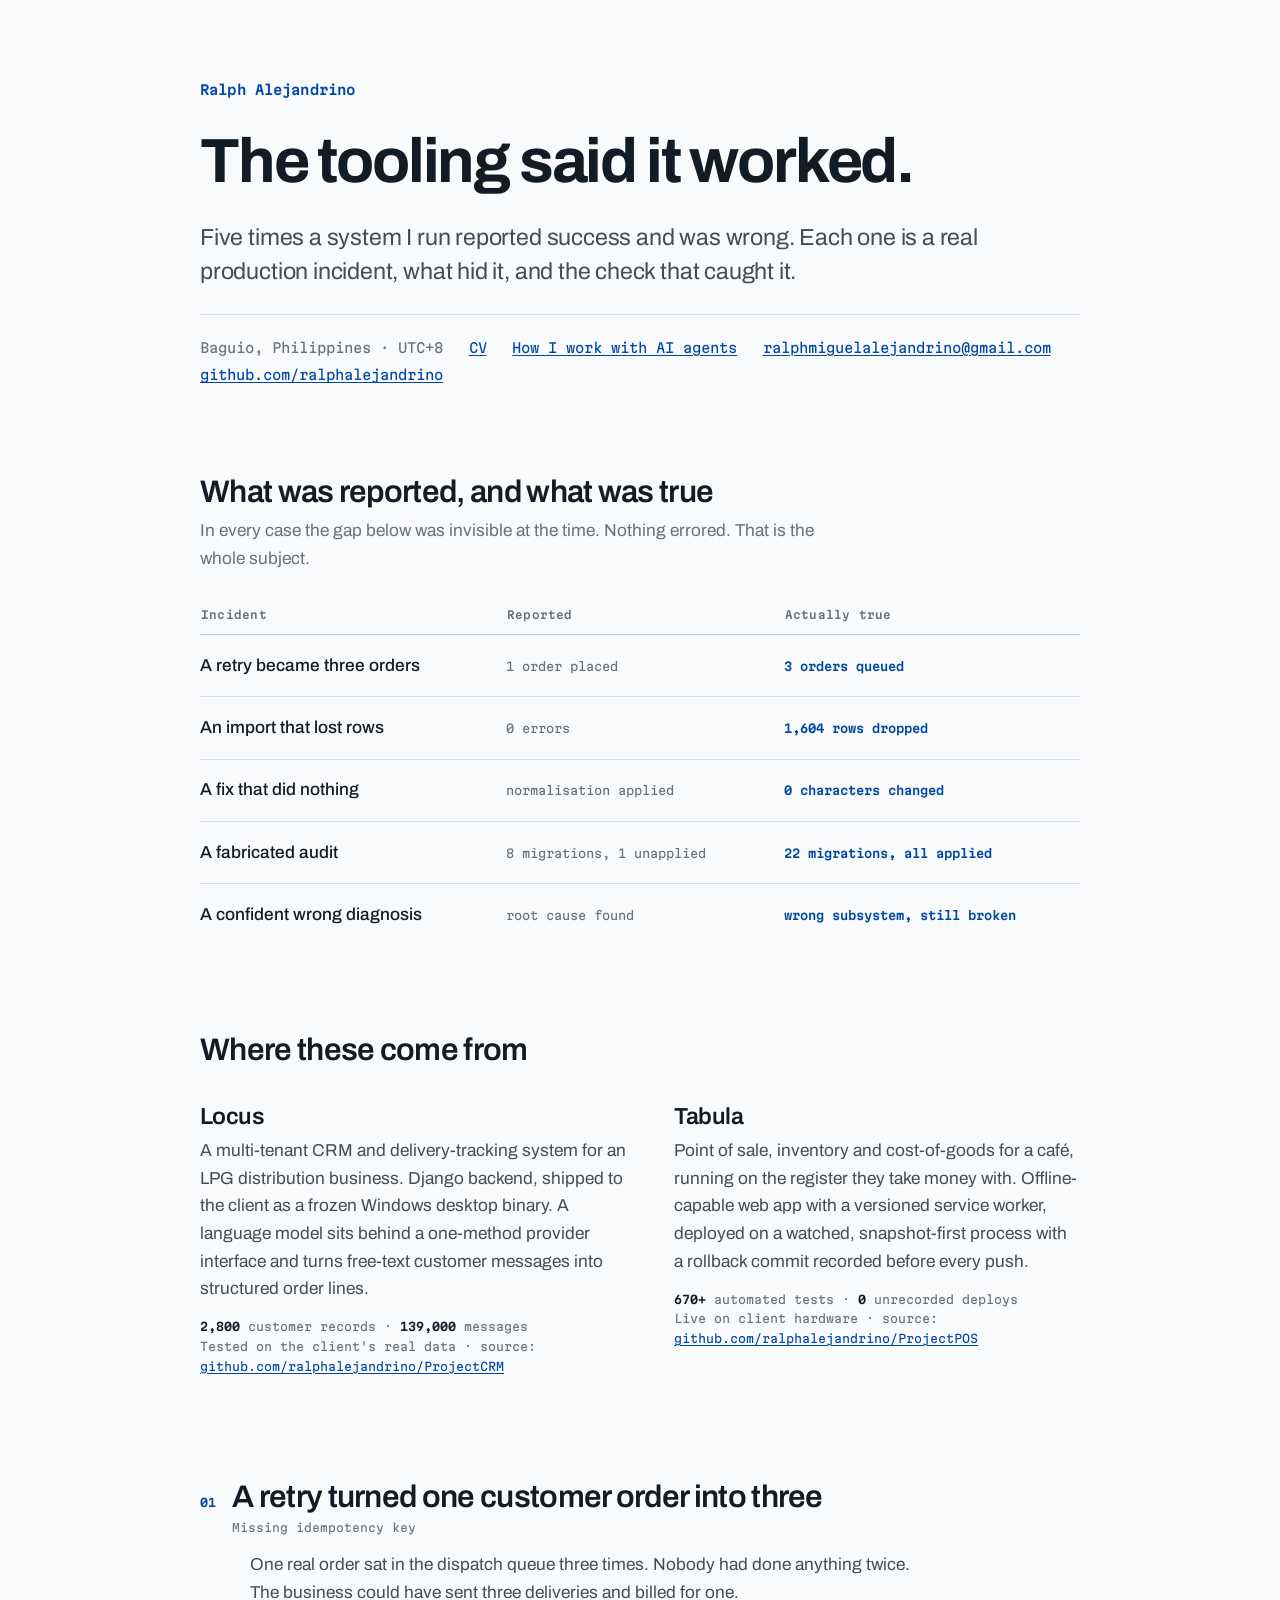
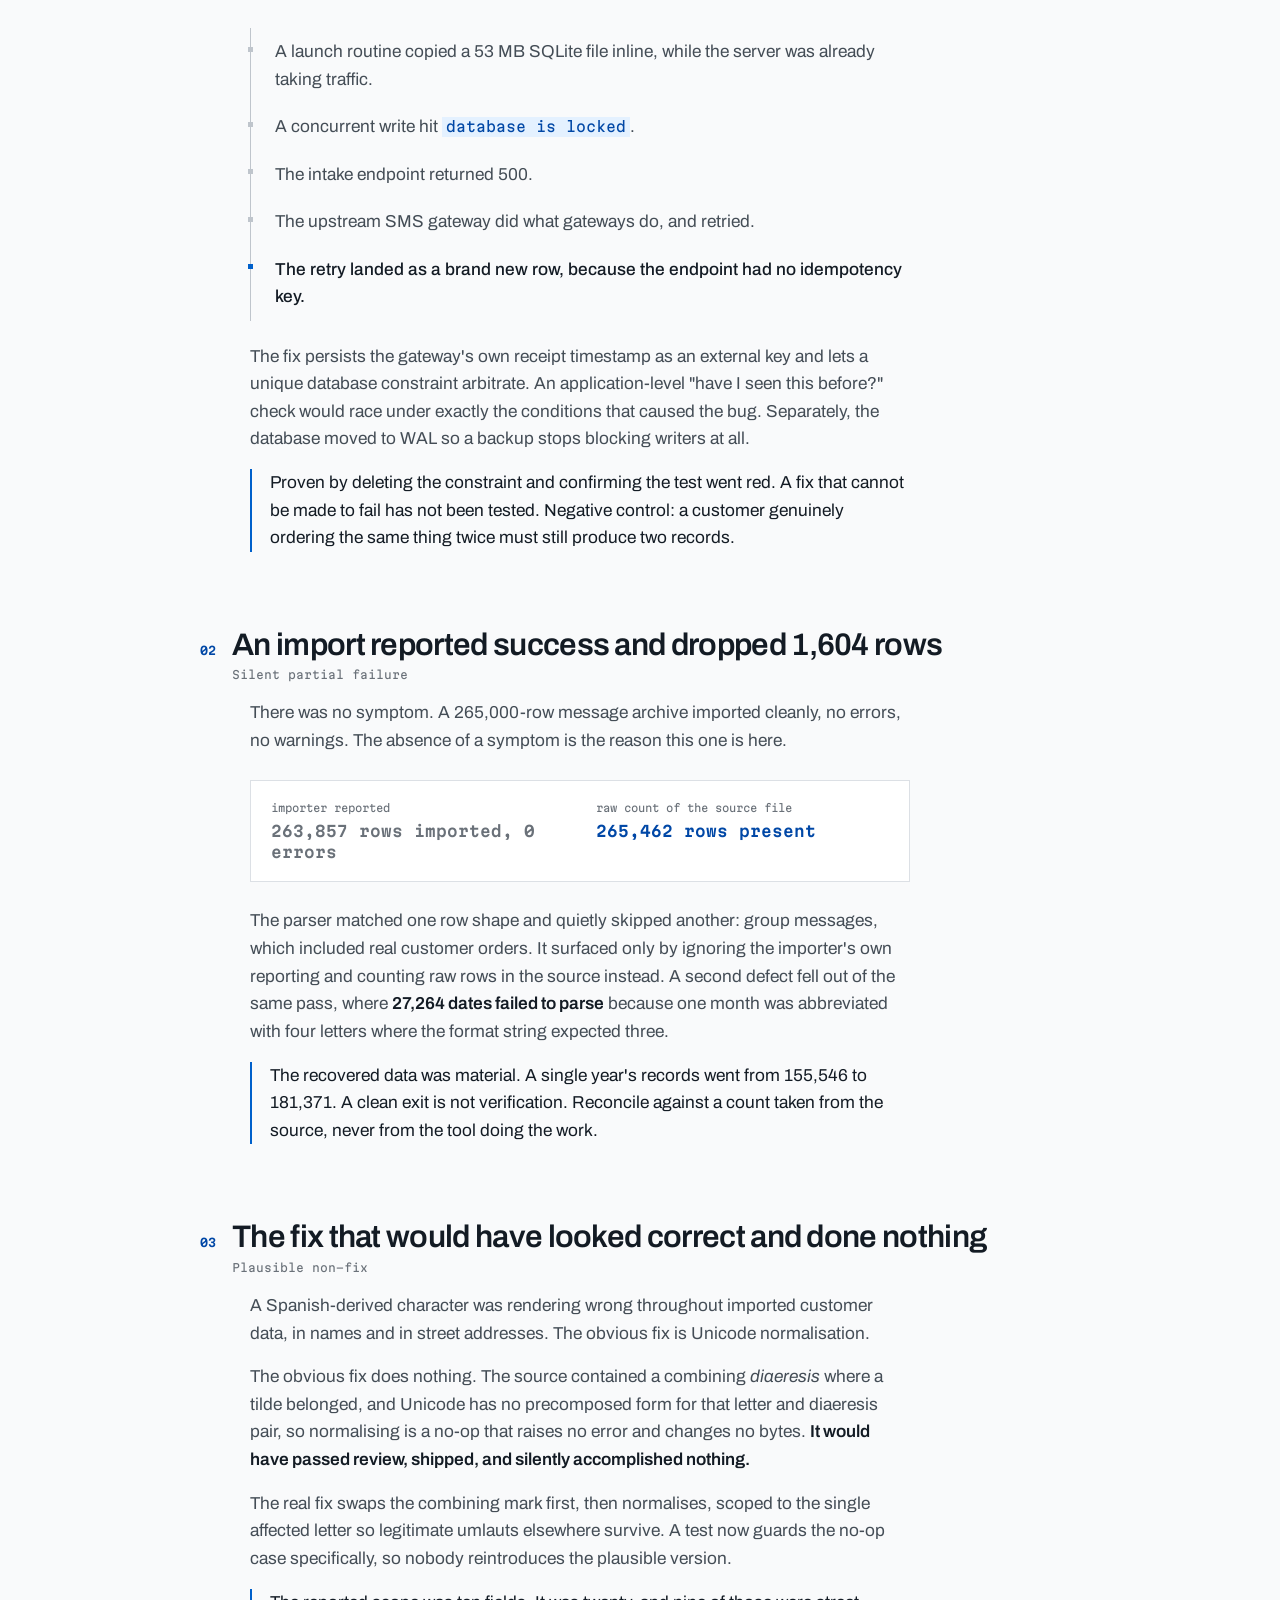
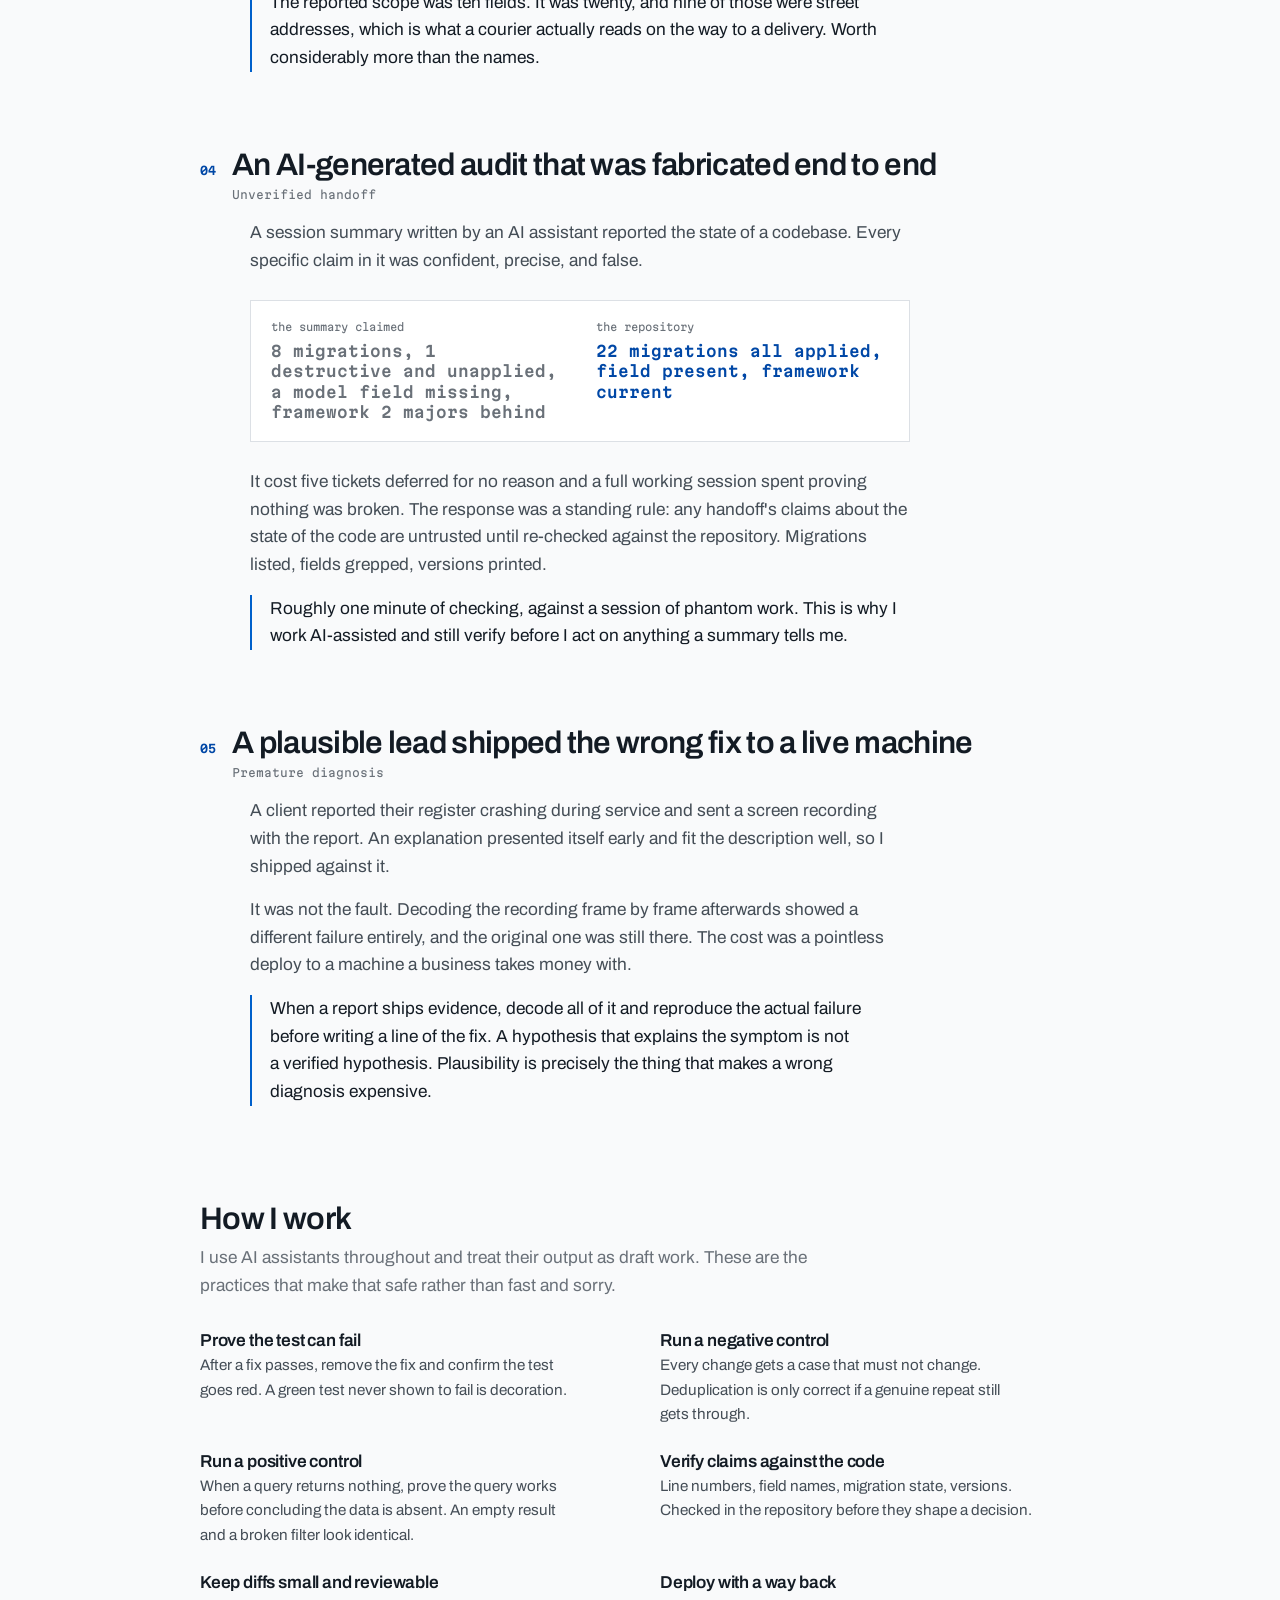
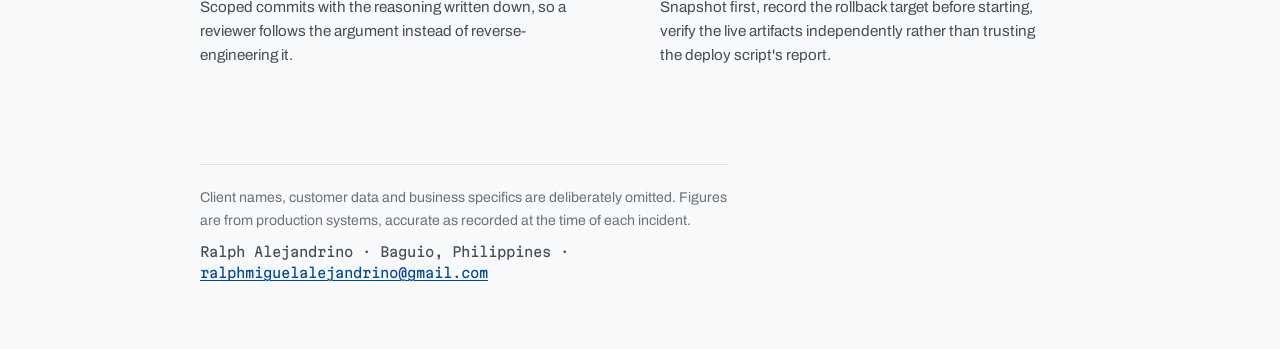
<file: index.html>
<!doctype html>
<html lang="en">
<head>
<meta charset="utf-8">
<meta name="viewport" content="width=device-width, initial-scale=1">
<title>Ralph Alejandrino · Engineering Case Notes</title>
<meta name="description" content="Five production incidents where the tooling reported success and was wrong, and how each one was caught.">
<meta name="color-scheme" content="light dark">

<meta property="og:title" content="Ralph Alejandrino · Engineering Case Notes">
<meta property="og:description" content="Five production incidents where the tooling reported success and was wrong, and how each one was caught.">
<meta property="og:type" content="website">
<meta property="og:url" content="https://ralphalejandrino.github.io/">
<meta property="og:image" content="https://ralphalejandrino.github.io/assets/og/case-notes.png">
<meta property="og:image:width" content="1200">
<meta property="og:image:height" content="627">
<meta property="og:image:alt" content="The tooling said it worked: five production incidents and the check that caught each">
<meta name="twitter:card" content="summary_large_image">

<link rel="preconnect" href="https://fonts.googleapis.com">
<link rel="preconnect" href="https://fonts.gstatic.com" crossorigin>
<link href="https://fonts.googleapis.com/css2?family=Archivo:wght@400;500;600;700&family=Martian+Mono:wght@400;600&display=swap" rel="stylesheet">

<style>
  *, *::before, *::after { box-sizing: border-box; }
  html { -webkit-text-size-adjust: 100%; }
  body, h1, h2, h3, p, dl, dd, dt, ol, ul, figure, table { margin: 0; padding: 0; }
  ol, ul { list-style: none; }
  table { border-collapse: collapse; }

  :root {
    --bg:          oklch(0.985 0.002 250);
    --surface:     oklch(1 0 0);
    --ink:         oklch(0.22 0.021 252);
    --body:        oklch(0.415 0.019 252);
    --muted:       oklch(0.545 0.016 252);
    --rule:        oklch(0.905 0.008 252);
    --rule-strong: oklch(0.82 0.012 252);
    --signal:      oklch(0.505 0.185 256);
    --signal-ink:  oklch(0.42 0.17 256);
    --signal-weak: oklch(0.955 0.028 256);

    --f-sans: "Archivo", ui-sans-serif, system-ui, "Segoe UI", Roboto, sans-serif;
    --f-mono: "Martian Mono", ui-monospace, "Cascadia Mono", Menlo, Consolas, monospace;

    --step--1: clamp(0.78rem, 0.76rem + 0.10vw, 0.84rem);
    --step-0:  clamp(1rem, 0.97rem + 0.14vw, 1.08rem);
    --step-1:  clamp(1.25rem, 1.18rem + 0.34vw, 1.45rem);
    --step-2:  clamp(1.56rem, 1.42rem + 0.70vw, 1.95rem);
    --step-3:  clamp(1.95rem, 1.68rem + 1.35vw, 2.65rem);
    --step-4:  clamp(2.44rem, 1.92rem + 2.60vw, 3.90rem);

    --gutter: clamp(1.15rem, 4vw, 2.5rem);
    --measure: 66ch;
    --ease: cubic-bezier(0.23, 1, 0.32, 1);
  }

  @media (prefers-color-scheme: dark) {
    :root {
      --bg:          oklch(0.188 0.017 255);
      --surface:     oklch(0.232 0.019 255);
      --ink:         oklch(0.955 0.006 255);
      --body:        oklch(0.805 0.012 255);
      --muted:       oklch(0.655 0.015 255);
      --rule:        oklch(0.318 0.019 255);
      --rule-strong: oklch(0.40 0.022 255);
      --signal:      oklch(0.755 0.145 255);
      --signal-ink:  oklch(0.80 0.14 255);
      --signal-weak: oklch(0.285 0.055 255);
    }
  }

  :root[data-theme="dark"] {
    --bg:          oklch(0.188 0.017 255);
    --surface:     oklch(0.232 0.019 255);
    --ink:         oklch(0.955 0.006 255);
    --body:        oklch(0.805 0.012 255);
    --muted:       oklch(0.655 0.015 255);
    --rule:        oklch(0.318 0.019 255);
    --rule-strong: oklch(0.40 0.022 255);
    --signal:      oklch(0.755 0.145 255);
    --signal-ink:  oklch(0.80 0.14 255);
    --signal-weak: oklch(0.285 0.055 255);
  }

  :root[data-theme="light"] {
    --bg:          oklch(0.985 0.002 250);
    --surface:     oklch(1 0 0);
    --ink:         oklch(0.22 0.021 252);
    --body:        oklch(0.415 0.019 252);
    --muted:       oklch(0.545 0.016 252);
    --rule:        oklch(0.905 0.008 252);
    --rule-strong: oklch(0.82 0.012 252);
    --signal:      oklch(0.505 0.185 256);
    --signal-ink:  oklch(0.42 0.17 256);
    --signal-weak: oklch(0.955 0.028 256);
  }

  body {
    background: var(--bg);
    color: var(--body);
    font-family: var(--f-sans);
    font-size: var(--step-0);
    line-height: 1.6;
    -webkit-font-smoothing: antialiased;
    text-rendering: optimizeLegibility;
  }

  .shell {
    max-width: 60rem;
    margin-inline: auto;
    padding: clamp(2.5rem, 7vw, 5rem) var(--gutter) 4rem;
  }

  a { color: var(--signal-ink); text-decoration-thickness: 1px; text-underline-offset: 0.18em; }
  a:hover { color: var(--ink); }
  a:focus-visible { outline: 2px solid var(--signal); outline-offset: 3px; border-radius: 1px; }

  h1, h2, h3 { color: var(--ink); font-weight: 600; line-height: 1.1; letter-spacing: -0.022em; text-wrap: balance; }
  p { text-wrap: pretty; }

  .lede { max-width: var(--measure); }

  /* ============ masthead ============ */

  .masthead { display: flex; flex-direction: column; gap: 1.6rem; }

  .byline {
    font-family: var(--f-mono);
    font-size: var(--step--1);
    font-weight: 600;
    letter-spacing: 0.01em;
    color: var(--signal-ink);
  }

  .masthead h1 { font-size: var(--step-4); font-weight: 700; letter-spacing: -0.035em; max-width: 20ch; }

  .masthead .lede { font-size: var(--step-1); line-height: 1.45; color: var(--body); letter-spacing: -0.008em; }

  .contact {
    display: flex; flex-wrap: wrap; gap: 0.4rem 1.6rem;
    font-family: var(--f-mono); font-size: var(--step--1); color: var(--muted);
    padding-top: 1.4rem; border-top: 1px solid var(--rule);
  }

  /* ============ ledger ============ */

  .ledger { margin-top: clamp(3.5rem, 8vw, 5.5rem); }

  .ledger > h2 { font-size: var(--step-2); margin-bottom: 0.5rem; }
  .ledger > .lede { margin-bottom: 2rem; color: var(--muted); }

  .ledger-table { width: 100%; }

  .ledger-table thead th {
    font-family: var(--f-mono);
    font-size: 0.68rem;
    font-weight: 600;
    letter-spacing: 0.02em;
    color: var(--muted);
    text-align: left;
    padding-bottom: 0.7rem;
    border-bottom: 1px solid var(--rule-strong);
  }

  .ledger-table td { padding: 1.05rem 1.1rem 1.05rem 0; border-bottom: 1px solid var(--rule); vertical-align: baseline; }
  .ledger-table td:last-child { padding-right: 0; }
  .ledger-table tbody tr:last-child td { border-bottom: 0; }

  .ledger-table a { color: var(--ink); text-decoration: none; font-weight: 500; }
  .ledger-table a:hover { color: var(--signal-ink); text-decoration: underline; }

  .claimed, .actual {
    font-family: var(--f-mono);
    font-size: 0.74rem;
    line-height: 1.45;
    font-variant-numeric: tabular-nums;
  }
  .claimed { color: var(--muted); }
  .actual  { color: var(--signal-ink); font-weight: 600; }

  /* mobile: the table becomes stacked records */
  @media (max-width: 46rem) {
    .ledger-table thead { position: absolute; width: 1px; height: 1px; overflow: hidden; clip-path: inset(50%); }
    .ledger-table tr { display: grid; gap: 0.35rem; padding: 1.15rem 0; border-bottom: 1px solid var(--rule); }
    .ledger-table tbody tr:last-child { border-bottom: 0; }
    .ledger-table td { display: block; padding: 0; border: 0; }
    .claimed::before, .actual::before {
      font-family: var(--f-mono); font-size: 0.66rem; color: var(--muted);
      display: block; margin-bottom: 0.1rem;
    }
    .claimed::before { content: "reported"; }
    .actual::before  { content: "true"; }
  }

  /* ============ systems ============ */

  .systems { margin-top: clamp(3.5rem, 8vw, 5.5rem); display: grid; gap: 2.25rem; }
  @media (min-width: 46rem) { .systems { grid-template-columns: 1.05fr 1fr; gap: 3rem; } }

  .systems h2 { font-size: var(--step-2); grid-column: 1 / -1; margin-bottom: -0.75rem; }

  .system h3 { font-size: var(--step-1); margin-bottom: 0.5rem; }
  .system p { max-width: 46ch; }
  .system .runs {
    margin-top: 0.9rem; font-family: var(--f-mono); font-size: 0.72rem;
    color: var(--muted); font-variant-numeric: tabular-nums; line-height: 1.7;
  }
  .system .runs b { color: var(--ink); font-weight: 600; }
  .systems .also {
    grid-column: 1 / -1; max-width: 62ch; margin-top: -0.5rem;
    font-size: 0.92rem; color: var(--muted);
  }
  .systems .also b { color: var(--ink); font-weight: 600; }

  /* ============ cases ============ */

  .cases { margin-top: clamp(4rem, 9vw, 6.5rem); display: flex; flex-direction: column; gap: clamp(3.25rem, 7vw, 4.75rem); }

  .case { scroll-margin-top: 2rem; }

  .case-head { display: flex; gap: 1rem; align-items: baseline; margin-bottom: 1.1rem; }

  .case-n {
    font-family: var(--f-mono); font-size: 0.72rem; font-weight: 600;
    color: var(--signal-ink); flex: none; padding-top: 0.35rem;
    font-variant-numeric: tabular-nums;
  }

  .case-head h3 { font-size: var(--step-2); }
  .case-head .class { display: block; font-family: var(--f-mono); font-size: 0.7rem; font-weight: 400; color: var(--muted); letter-spacing: 0; margin-top: 0.45rem; }

  .case-body { display: flex; flex-direction: column; gap: 1rem; max-width: var(--measure); }
  @media (min-width: 46rem) { .case-body { margin-left: 3.1rem; } }

  .case-body p { }

  strong { color: var(--ink); font-weight: 600; }

  code {
    font-family: var(--f-mono); font-size: 0.82em;
    background: var(--signal-weak); color: var(--signal-ink);
    padding: 0.1em 0.3em; word-break: break-word;
  }

  /* causal chain: a real sequence, so it is numbered */
  .chain { display: flex; flex-direction: column; gap: 0; margin: 0.35rem 0; border-left: 1px solid var(--rule-strong); }
  .chain li { position: relative; padding: 0.62rem 0 0.62rem 1.5rem; }
  .chain li::before {
    content: ""; position: absolute; left: -3px; top: 1.15rem;
    width: 5px; height: 5px; background: var(--rule-strong);
  }
  .chain li:last-child::before { background: var(--signal); }
  .chain li:last-child { color: var(--ink); font-weight: 500; }

  /* the two-state figure */
  .versus {
    display: grid; gap: 0.9rem 2rem; margin: 0.6rem 0;
    padding: 1.15rem 1.25rem; background: var(--surface); border: 1px solid var(--rule);
  }
  @media (min-width: 34rem) { .versus { grid-template-columns: 1fr 1fr; } }

  .versus div { display: flex; flex-direction: column; gap: 0.3rem; }
  .versus dt, .versus .k {
    font-family: var(--f-mono); font-size: 0.66rem; color: var(--muted);
  }
  .versus .v { font-family: var(--f-mono); font-size: 0.95rem; font-weight: 600; line-height: 1.35; font-variant-numeric: tabular-nums; }
  .versus .said .v { color: var(--muted); }
  .versus .was .v  { color: var(--signal-ink); }

  .rule-out {
    padding-left: 1.15rem; border-left: 2px solid var(--signal);
    color: var(--ink);
  }

  /* ============ practice ============ */

  .practice { margin-top: clamp(4rem, 9vw, 6rem); }
  .practice h2 { font-size: var(--step-2); margin-bottom: 0.5rem; }
  .practice > .lede { color: var(--muted); margin-bottom: 2rem; }

  .practice-list { display: grid; gap: 1.6rem 2.5rem; }
  @media (min-width: 46rem) { .practice-list { grid-template-columns: 1fr 1fr; } }

  .practice-list h3 { font-size: var(--step-0); font-weight: 600; letter-spacing: -0.01em; margin-bottom: 0.2rem; }
  .practice-list p { font-size: 0.95rem; max-width: 42ch; }

  /* ============ footer ============ */

  .foot {
    margin-top: clamp(4rem, 9vw, 6rem); padding-top: 1.4rem; border-top: 1px solid var(--rule);
    display: flex; flex-direction: column; gap: 0.6rem;
    font-size: 0.88rem; color: var(--muted); max-width: var(--measure);
  }
  .foot .who { font-family: var(--f-mono); font-size: var(--step--1); color: var(--body); }

  /* ============ motion ============ */
  /* Content is visible by default. Motion only enhances, so a headless
     render or an unsupported browser still ships the full page. */

  @media (prefers-reduced-motion: no-preference) {
    @supports (animation-timeline: view()) {
      /* Transform only, never opacity. If the timeline never advances
         (headless render, background tab), the worst case is an element
         sitting 12px low, not an invisible section. */
      .case, .practice-list > div, .system {
        animation: settle linear both;
        animation-timeline: view();
        animation-range: entry 0% cover 18%;
      }
    }
    .masthead > * { animation: rise 620ms var(--ease) both; }
    .masthead > *:nth-child(2) { animation-delay: 60ms; }
    .masthead > *:nth-child(3) { animation-delay: 120ms; }
    .masthead > *:nth-child(4) { animation-delay: 180ms; }
  }

  @keyframes rise {
    from { opacity: 0; transform: translateY(10px); }
    to   { opacity: 1; transform: none; }
  }

  @keyframes settle {
    from { transform: translateY(12px); }
    to   { transform: none; }
  }
</style>
</head>
<body>

<div class="shell">

  <header class="masthead">
    <p class="byline">Ralph Alejandrino</p>
    <h1>The tooling said it worked.</h1>
    <p class="lede">
      Five times a system I run reported success and was wrong. Each one is a real production
      incident, what hid it, and the check that caught it.
    </p>
    <p class="contact">
      <span>Baguio, Philippines · UTC+8</span>
      <a href="/cv/">CV</a>
      <a href="/agents/">How I work with AI agents</a>
      <a href="mailto:ralphmiguelalejandrino@gmail.com">ralphmiguelalejandrino@gmail.com</a>
      <a href="https://github.com/ralphalejandrino">github.com/ralphalejandrino</a>
    </p>
  </header>

  <section class="ledger">
    <h2>What was reported, and what was true</h2>
    <p class="lede">
      In every case the gap below was invisible at the time. Nothing errored. That is the
      whole subject.
    </p>

    <table class="ledger-table">
      <thead>
        <tr>
          <th scope="col">Incident</th>
          <th scope="col">Reported</th>
          <th scope="col">Actually true</th>
        </tr>
      </thead>
      <tbody>
        <tr>
          <td><a href="#c1">A retry became three orders</a></td>
          <td class="claimed">1 order placed</td>
          <td class="actual">3 orders queued</td>
        </tr>
        <tr>
          <td><a href="#c2">An import that lost rows</a></td>
          <td class="claimed">0 errors</td>
          <td class="actual">1,604 rows dropped</td>
        </tr>
        <tr>
          <td><a href="#c3">A fix that did nothing</a></td>
          <td class="claimed">normalisation applied</td>
          <td class="actual">0 characters changed</td>
        </tr>
        <tr>
          <td><a href="#c4">A fabricated audit</a></td>
          <td class="claimed">8 migrations, 1 unapplied</td>
          <td class="actual">22 migrations, all applied</td>
        </tr>
        <tr>
          <td><a href="#c5">A confident wrong diagnosis</a></td>
          <td class="claimed">root cause found</td>
          <td class="actual">wrong subsystem, still broken</td>
        </tr>
      </tbody>
    </table>
  </section>

  <section class="systems">
    <h2>Where these come from</h2>

    <article class="system">
      <h3>Locus</h3>
      <p>
        A multi-tenant CRM and delivery-tracking system for an LPG distribution business.
        Django backend, shipped to the client as a frozen Windows desktop binary. A language
        model sits behind a one-method provider interface and turns free-text customer
        messages into structured order lines.
      </p>
      <p class="runs">
        <b>2,800</b> customer records · <b>139,000</b> messages<br>
        Tested on the client's real data · source: <a href="https://github.com/ralphalejandrino/ProjectCRM">github.com/ralphalejandrino/ProjectCRM</a>
      </p>
    </article>

    <article class="system">
      <h3>Tabula</h3>
      <p>
        Point of sale, inventory and cost-of-goods for a café, running on the register they
        take money with. Offline-capable web app with a versioned service worker, deployed on
        a watched, snapshot-first process with a rollback commit recorded before every push.
      </p>
      <p class="runs">
        <b>670+</b> automated tests · <b>0</b> unrecorded deploys<br>
        Live on client hardware · source: <a href="https://github.com/ralphalejandrino/ProjectPOS">github.com/ralphalejandrino/ProjectPOS</a>
      </p>
    </article>

  </section>

  <section class="cases">

    <article class="case" id="c1">
      <div class="case-head">
        <span class="case-n">01</span>
        <h3>A retry turned one customer order into three
          <span class="class">Missing idempotency key</span>
        </h3>
      </div>
      <div class="case-body">
        <p>
          One real order sat in the dispatch queue three times. Nobody had done anything twice.
          The business could have sent three deliveries and billed for one.
        </p>
        <ol class="chain">
          <li>A launch routine copied a 53 MB SQLite file inline, while the server was already taking traffic.</li>
          <li>A concurrent write hit <code>database is locked</code>.</li>
          <li>The intake endpoint returned 500.</li>
          <li>The upstream SMS gateway did what gateways do, and retried.</li>
          <li>The retry landed as a brand new row, because the endpoint had no idempotency key.</li>
        </ol>
        <p>
          The fix persists the gateway's own receipt timestamp as an external key and lets a unique
          database constraint arbitrate. An application-level "have I seen this before?" check
          would race under exactly the conditions that caused the bug. Separately, the database
          moved to WAL so a backup stops blocking writers at all.
        </p>
        <p class="rule-out">
          Proven by deleting the constraint and confirming the test went red. A fix that cannot be
          made to fail has not been tested. Negative control: a customer genuinely ordering the
          same thing twice must still produce two records.
        </p>
      </div>
    </article>

    <article class="case" id="c2">
      <div class="case-head">
        <span class="case-n">02</span>
        <h3>An import reported success and dropped 1,604 rows
          <span class="class">Silent partial failure</span>
        </h3>
      </div>
      <div class="case-body">
        <p>
          There was no symptom. A 265,000-row message archive imported cleanly, no errors, no
          warnings. The absence of a symptom is the reason this one is here.
        </p>
        <div class="versus">
          <div class="said">
            <span class="k">importer reported</span>
            <span class="v">263,857 rows imported, 0 errors</span>
          </div>
          <div class="was">
            <span class="k">raw count of the source file</span>
            <span class="v">265,462 rows present</span>
          </div>
        </div>
        <p>
          The parser matched one row shape and quietly skipped another: group messages, which
          included real customer orders. It surfaced only by ignoring the importer's own reporting
          and counting raw rows in the source instead. A second defect fell out of the same pass,
          where <strong>27,264 dates failed to parse</strong> because one month was abbreviated with
          four letters where the format string expected three.
        </p>
        <p class="rule-out">
          The recovered data was material. A single year's records went from 155,546 to 181,371.
          A clean exit is not verification. Reconcile against a count taken from the source, never
          from the tool doing the work.
        </p>
      </div>
    </article>

    <article class="case" id="c3">
      <div class="case-head">
        <span class="case-n">03</span>
        <h3>The fix that would have looked correct and done nothing
          <span class="class">Plausible non-fix</span>
        </h3>
      </div>
      <div class="case-body">
        <p>
          A Spanish-derived character was rendering wrong throughout imported customer data, in
          names and in street addresses. The obvious fix is Unicode normalisation.
        </p>
        <p>
          The obvious fix does nothing. The source contained a combining <em>diaeresis</em> where a
          tilde belonged, and Unicode has no precomposed form for that letter and diaeresis pair,
          so normalising is a no-op that raises no error and changes no bytes.
          <strong>It would have passed review, shipped, and silently accomplished nothing.</strong>
        </p>
        <p>
          The real fix swaps the combining mark first, then normalises, scoped to the single
          affected letter so legitimate umlauts elsewhere survive. A test now guards the no-op
          case specifically, so nobody reintroduces the plausible version.
        </p>
        <p class="rule-out">
          The reported scope was ten fields. It was twenty, and nine of those were street
          addresses, which is what a courier actually reads on the way to a delivery. Worth
          considerably more than the names.
        </p>
      </div>
    </article>

    <article class="case" id="c4">
      <div class="case-head">
        <span class="case-n">04</span>
        <h3>An AI-generated audit that was fabricated end to end
          <span class="class">Unverified handoff</span>
        </h3>
      </div>
      <div class="case-body">
        <p>
          A session summary written by an AI assistant reported the state of a codebase. Every
          specific claim in it was confident, precise, and false.
        </p>
        <div class="versus">
          <div class="said">
            <span class="k">the summary claimed</span>
            <span class="v">8 migrations, 1 destructive and unapplied, a model field missing, framework 2 majors behind</span>
          </div>
          <div class="was">
            <span class="k">the repository</span>
            <span class="v">22 migrations all applied, field present, framework current</span>
          </div>
        </div>
        <p>
          It cost five tickets deferred for no reason and a full working session spent proving
          nothing was broken. The response was a standing rule: any handoff's claims about the
          state of the code are untrusted until re-checked against the repository. Migrations
          listed, fields grepped, versions printed.
        </p>
        <p class="rule-out">
          Roughly one minute of checking, against a session of phantom work. This is why I work
          AI-assisted and still verify before I act on anything a summary tells me.
        </p>
      </div>
    </article>

    <article class="case" id="c5">
      <div class="case-head">
        <span class="case-n">05</span>
        <h3>A plausible lead shipped the wrong fix to a live machine
          <span class="class">Premature diagnosis</span>
        </h3>
      </div>
      <div class="case-body">
        <p>
          A client reported their register crashing during service and sent a screen recording
          with the report. An explanation presented itself early and fit the description well, so
          I shipped against it.
        </p>
        <p>
          It was not the fault. Decoding the recording frame by frame afterwards showed a
          different failure entirely, and the original one was still there. The cost was a
          pointless deploy to a machine a business takes money with.
        </p>
        <p class="rule-out">
          When a report ships evidence, decode all of it and reproduce the actual failure before
          writing a line of the fix. A hypothesis that explains the symptom is not a verified
          hypothesis. Plausibility is precisely the thing that makes a wrong diagnosis expensive.
        </p>
      </div>
    </article>

  </section>

  <section class="practice">
    <h2>How I work</h2>
    <p class="lede">
      I use AI assistants throughout and treat their output as draft work. These are the
      practices that make that safe rather than fast and sorry.
    </p>

    <div class="practice-list">
      <div>
        <h3>Prove the test can fail</h3>
        <p>After a fix passes, remove the fix and confirm the test goes red. A green test never shown to fail is decoration.</p>
      </div>
      <div>
        <h3>Run a negative control</h3>
        <p>Every change gets a case that must not change. Deduplication is only correct if a genuine repeat still gets through.</p>
      </div>
      <div>
        <h3>Run a positive control</h3>
        <p>When a query returns nothing, prove the query works before concluding the data is absent. An empty result and a broken filter look identical.</p>
      </div>
      <div>
        <h3>Verify claims against the code</h3>
        <p>Line numbers, field names, migration state, versions. Checked in the repository before they shape a decision.</p>
      </div>
      <div>
        <h3>Keep diffs small and reviewable</h3>
        <p>Scoped commits with the reasoning written down, so a reviewer follows the argument instead of reverse-engineering it.</p>
      </div>
      <div>
        <h3>Deploy with a way back</h3>
        <p>Snapshot first, record the rollback target before starting, verify the live artifacts independently rather than trusting the deploy script's report.</p>
      </div>
    </div>
  </section>

  <footer class="foot">
    <p>
      Client names, customer data and business specifics are deliberately omitted. Figures are
      from production systems, accurate as recorded at the time of each incident.
    </p>
    <p class="who">
      Ralph Alejandrino · Baguio, Philippines ·
      <a href="mailto:ralphmiguelalejandrino@gmail.com">ralphmiguelalejandrino@gmail.com</a>
    </p>
  </footer>

</div>
</body>
</html>
</file>
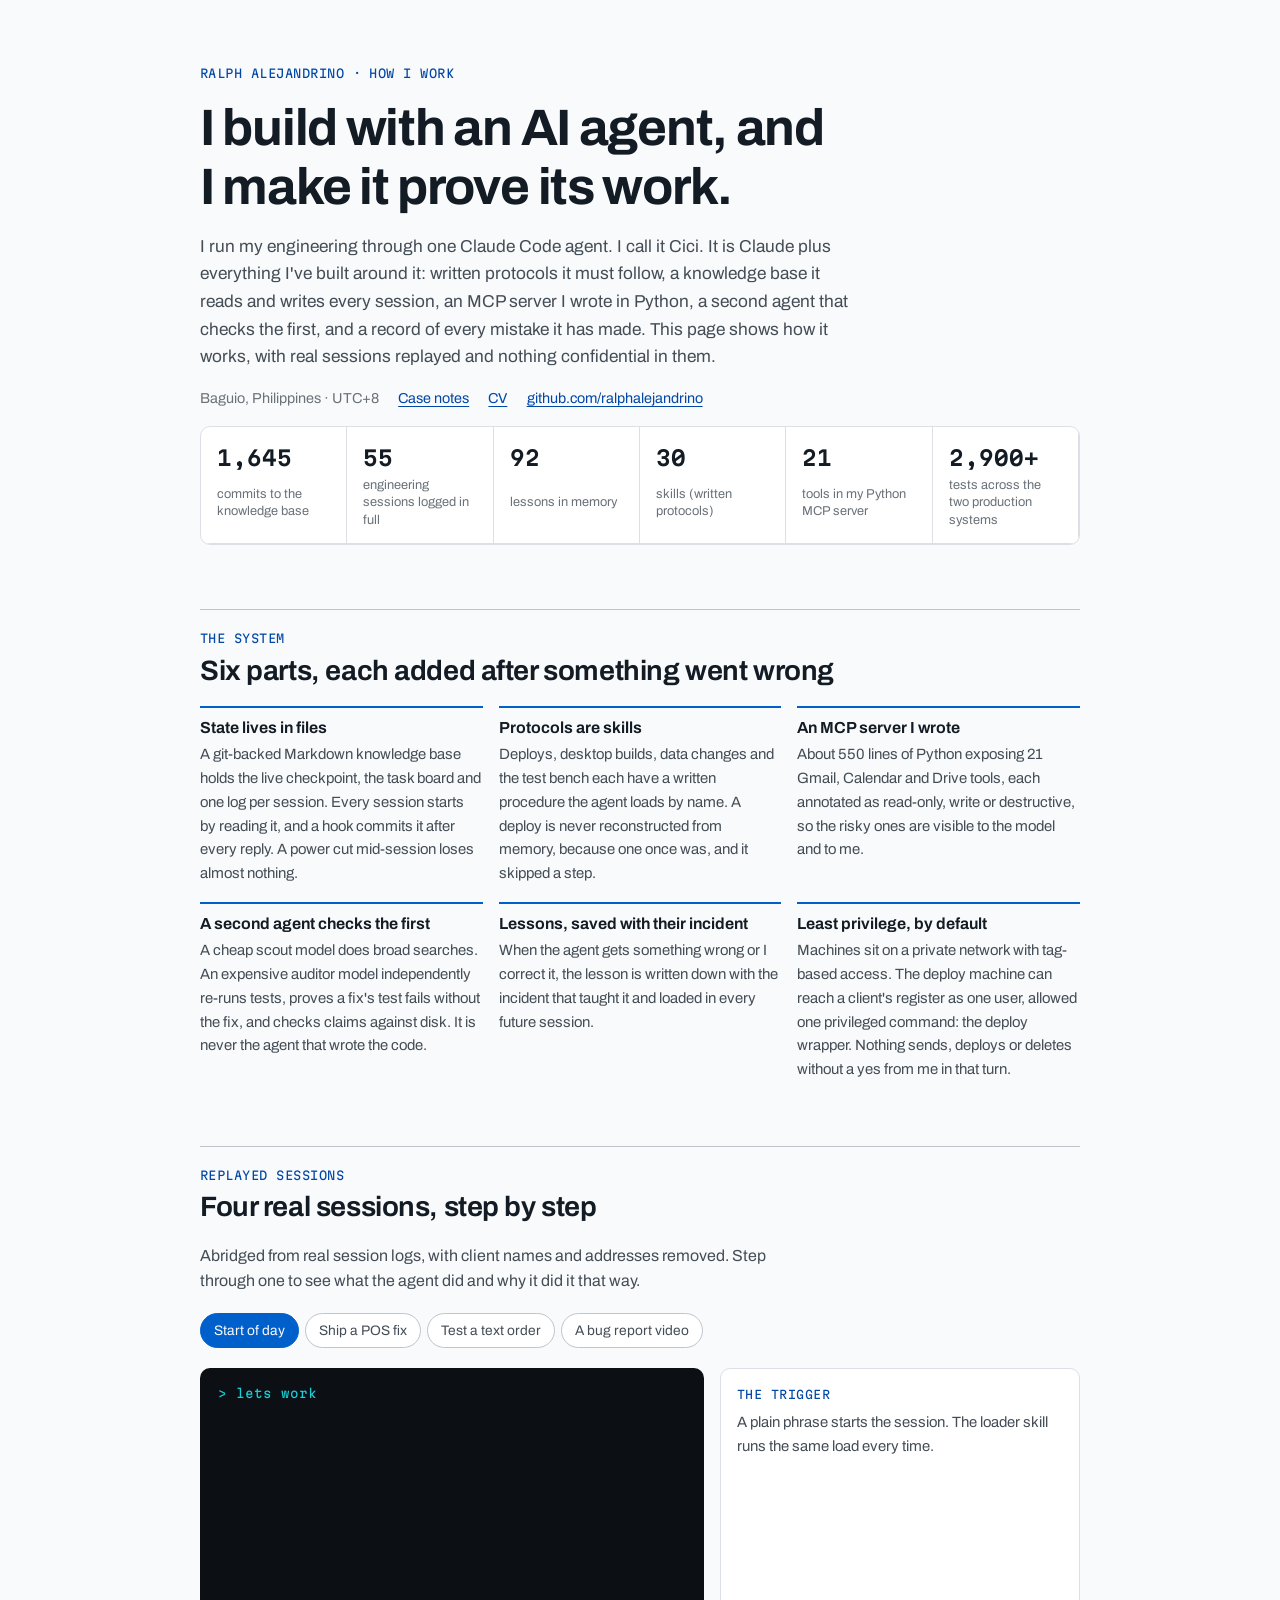
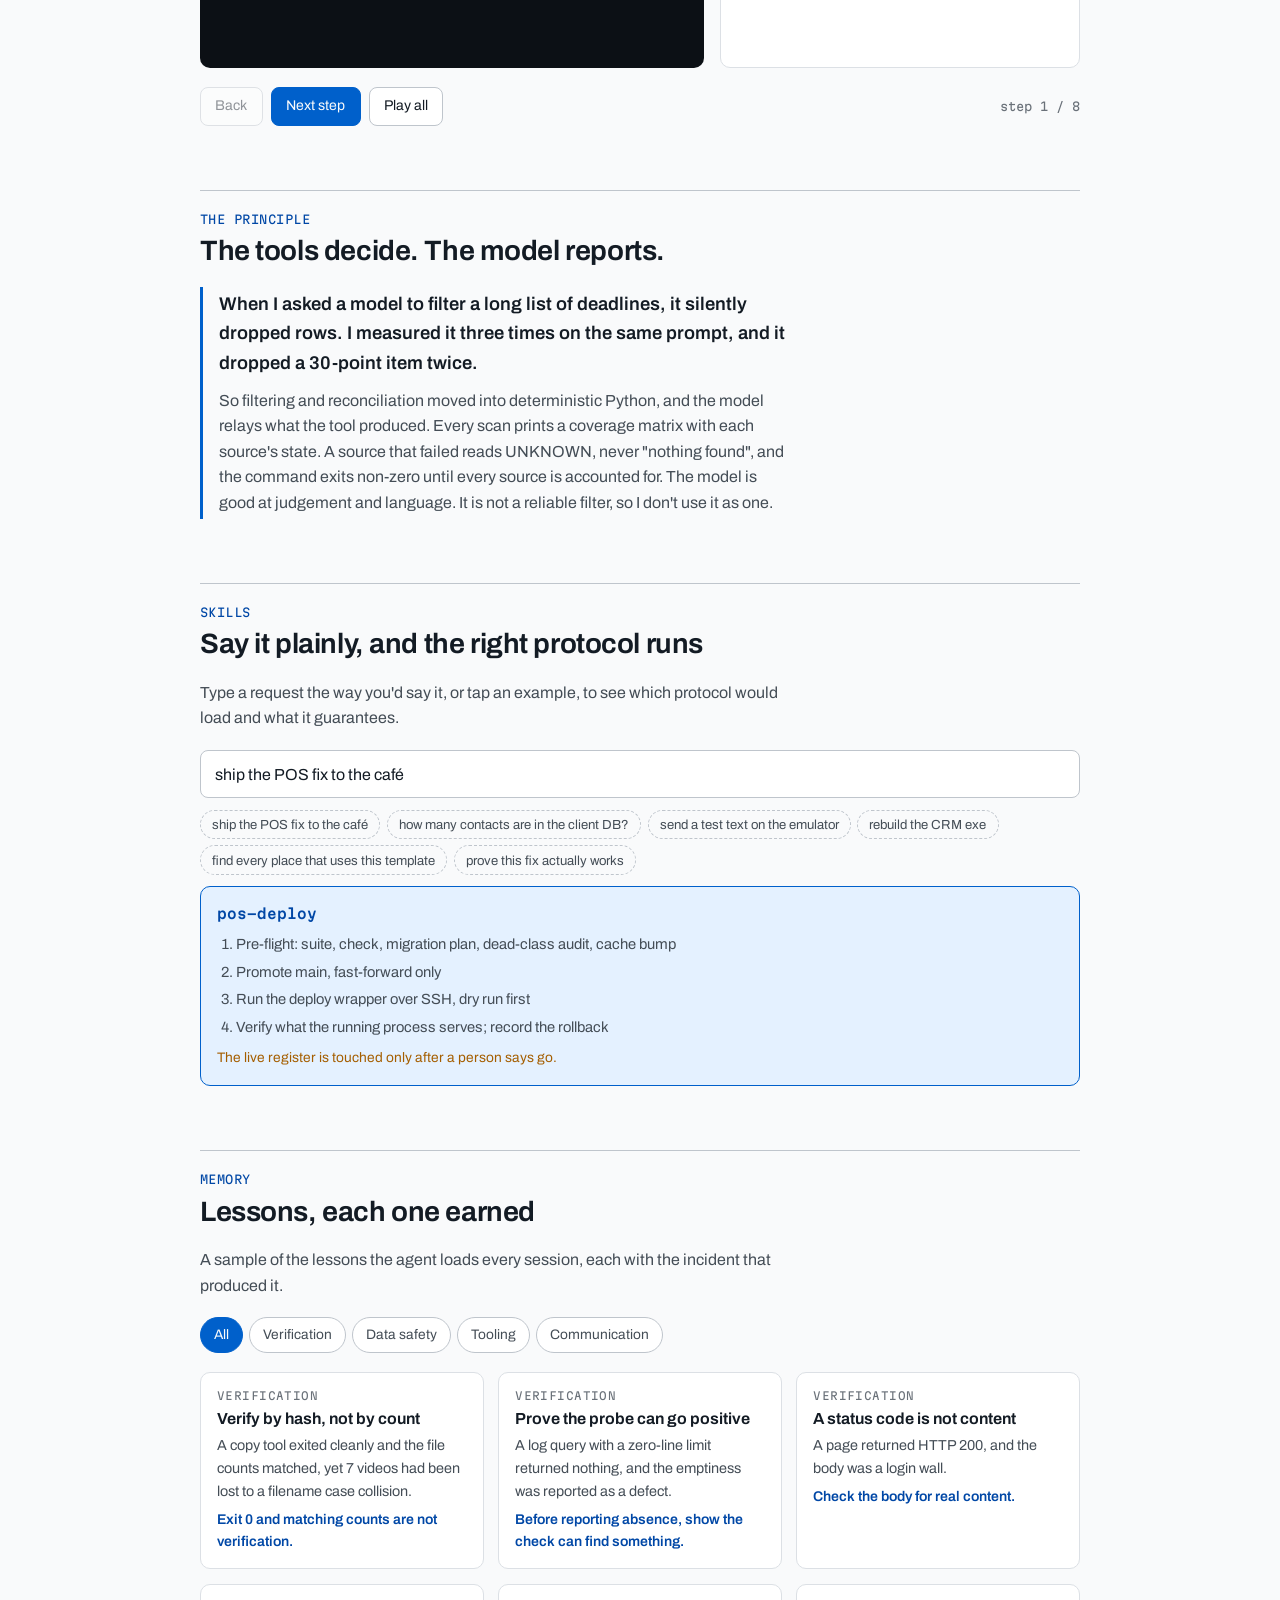
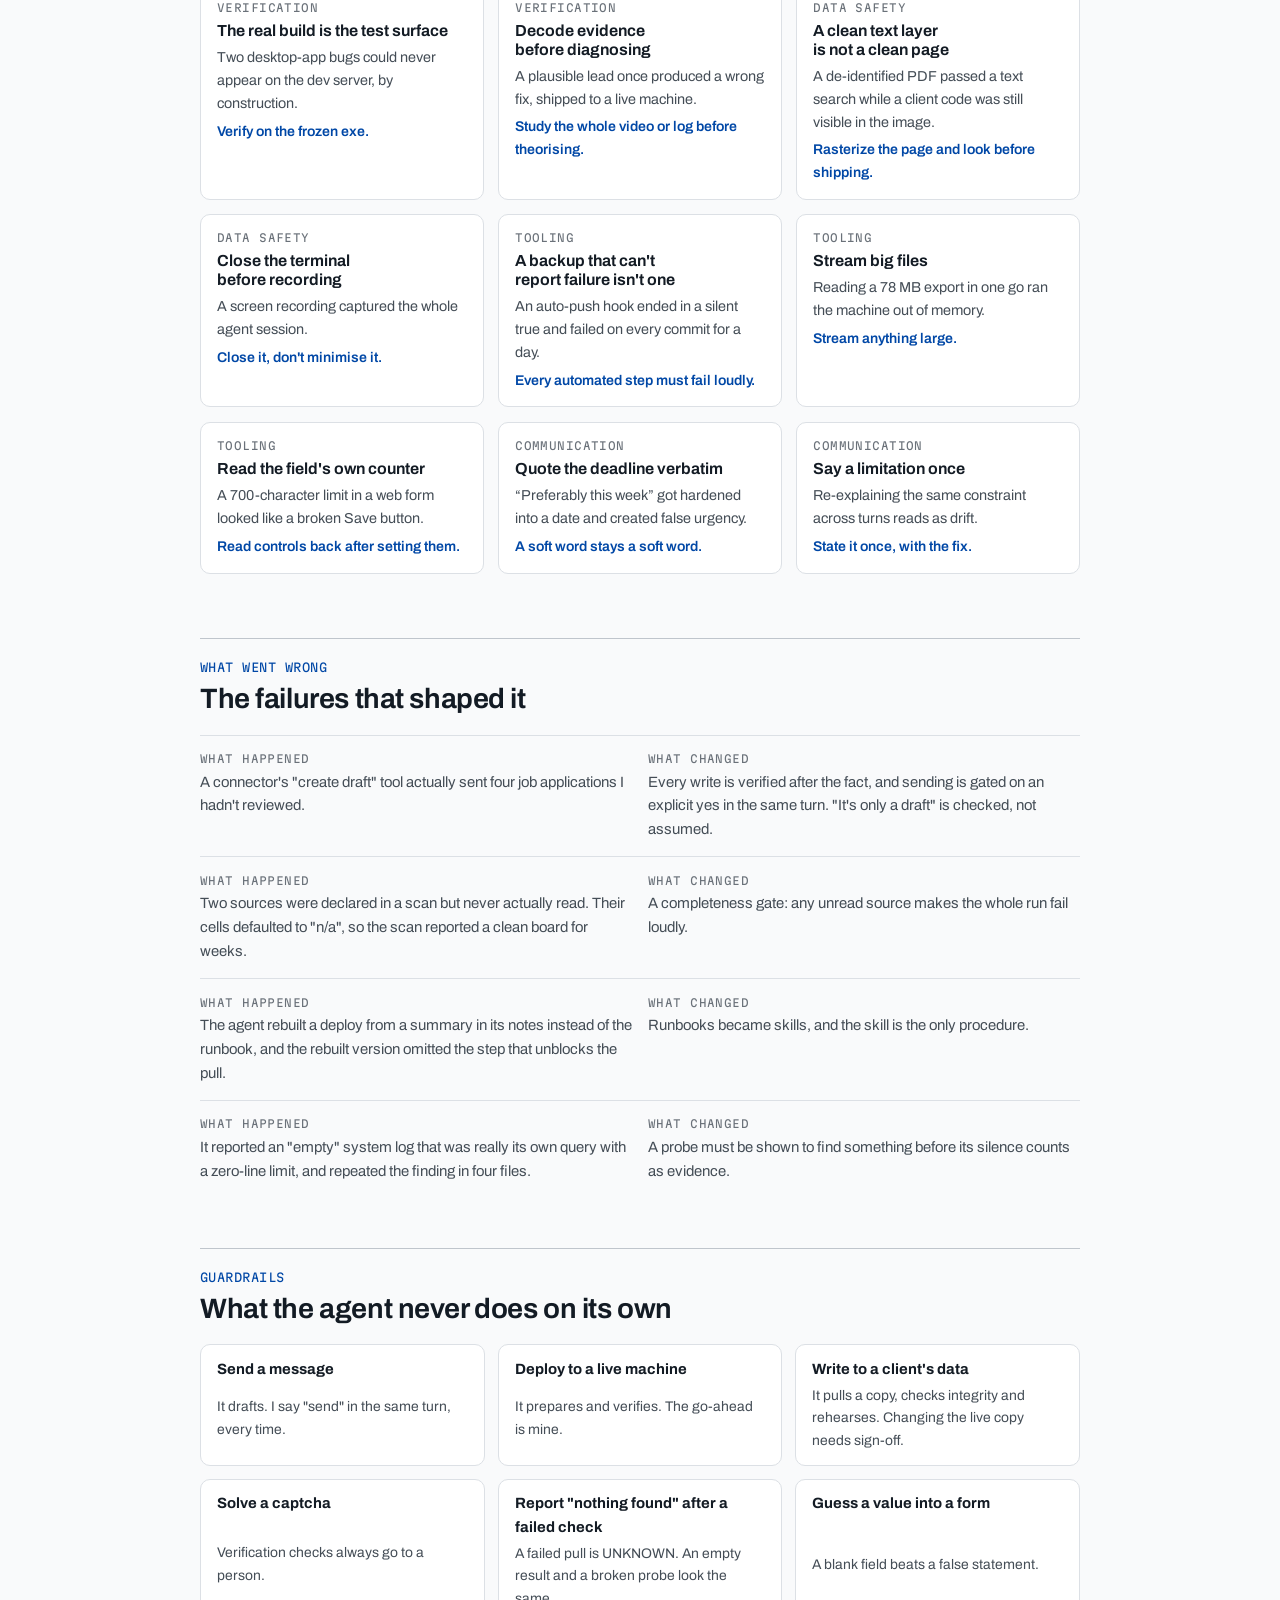
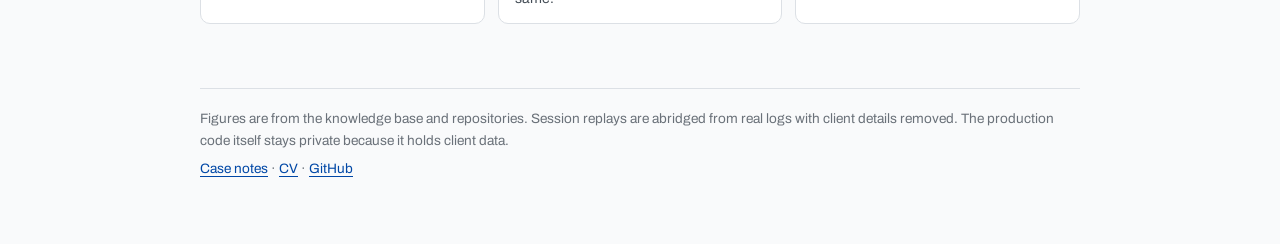
<file: agents/index.html>
<!doctype html>
<html lang="en">
<head>
<meta charset="utf-8">
<meta name="viewport" content="width=device-width, initial-scale=1">
<title>Ralph Alejandrino · How I Work With AI Agents</title>
<meta name="description" content="The Claude Code agent I run my engineering work through: protocols as skills, state in files, a Python MCP server, independent verification, and the mistakes that shaped it.">
<meta name="color-scheme" content="light dark">
<meta property="og:title" content="Ralph Alejandrino · How I Work With AI Agents">
<meta property="og:description" content="The Claude Code agent I run my engineering work through, replayed step by step.">
<meta property="og:type" content="website">
<meta property="og:url" content="https://ralphalejandrino.github.io/agents/">
<meta property="og:image" content="https://ralphalejandrino.github.io/assets/og/agents.png">
<meta property="og:image:width" content="1200">
<meta property="og:image:height" content="627">
<meta property="og:image:alt" content="How I work with AI agents: I build with an AI agent, and I make it prove its work">
<meta name="twitter:card" content="summary_large_image">
<link rel="preconnect" href="https://fonts.googleapis.com">
<link rel="preconnect" href="https://fonts.gstatic.com" crossorigin>
<link href="https://fonts.googleapis.com/css2?family=Archivo:wght@400;500;600;700&family=Martian+Mono:wght@400;600&display=swap" rel="stylesheet">
<style>
  *, *::before, *::after { box-sizing: border-box; }
  html { -webkit-text-size-adjust: 100%; }
  body, h1, h2, h3, p, dl, dd, dt, ol, ul, figure, table { margin: 0; padding: 0; }
  ol, ul { list-style: none; }
  table { border-collapse: collapse; }
  /* Tokens copied from the site's own pages (index.html) so this page reads as part of it. */
  :root {
    --bg:          oklch(0.985 0.002 250);
    --surface:     oklch(1 0 0);
    --ink:         oklch(0.22 0.021 252);
    --body:        oklch(0.415 0.019 252);
    --muted:       oklch(0.545 0.016 252);
    --rule:        oklch(0.905 0.008 252);
    --rule-strong: oklch(0.82 0.012 252);
    --signal:      oklch(0.505 0.185 256);
    --signal-ink:  oklch(0.42 0.17 256);
    --signal-weak: oklch(0.955 0.028 256);
    --warn:        oklch(0.55 0.13 65);
    --term-bg:     oklch(0.17 0.012 255);
    --term-ink:    oklch(0.9 0.01 255);
    --term-dim:    oklch(0.66 0.015 255);
    --term-accent: oklch(0.78 0.13 200);
    --term-warn:   oklch(0.8 0.13 85);
    --f-sans: "Archivo", ui-sans-serif, system-ui, "Segoe UI", Roboto, sans-serif;
    --f-mono: "Martian Mono", ui-monospace, "Cascadia Mono", Menlo, Consolas, monospace;
    --gutter: clamp(1.15rem, 4vw, 2.5rem);
    --measure: 66ch;
    --ease: cubic-bezier(0.23, 1, 0.32, 1);
  }
  @media (prefers-color-scheme: dark) {
    :root:not([data-theme="light"]) {
      --bg:          oklch(0.188 0.017 255);
      --surface:     oklch(0.232 0.019 255);
      --ink:         oklch(0.955 0.006 255);
      --body:        oklch(0.805 0.012 255);
      --muted:       oklch(0.655 0.015 255);
      --rule:        oklch(0.318 0.019 255);
      --rule-strong: oklch(0.40 0.022 255);
      --signal:      oklch(0.755 0.145 255);
      --signal-ink:  oklch(0.80 0.14 255);
      --signal-weak: oklch(0.285 0.055 255);
      --warn:        oklch(0.8 0.12 75);
      --term-bg:     oklch(0.14 0.012 255);
    }
  }
  :root[data-theme="dark"] {
    --bg:          oklch(0.188 0.017 255);
    --surface:     oklch(0.232 0.019 255);
    --ink:         oklch(0.955 0.006 255);
    --body:        oklch(0.805 0.012 255);
    --muted:       oklch(0.655 0.015 255);
    --rule:        oklch(0.318 0.019 255);
    --rule-strong: oklch(0.40 0.022 255);
    --signal:      oklch(0.755 0.145 255);
    --signal-ink:  oklch(0.80 0.14 255);
    --signal-weak: oklch(0.285 0.055 255);
    --warn:        oklch(0.8 0.12 75);
    --term-bg:     oklch(0.14 0.012 255);
  }

  body { background: var(--bg); color: var(--body); font-family: var(--f-sans); font-size: 1rem; line-height: 1.6; }
  .shell { max-width: 60rem; margin: 0 auto; padding-inline: var(--gutter); padding-block: clamp(2rem, 6vw, 4rem) 4rem; display: grid; gap: clamp(2.5rem, 6vw, 4rem); }
  h1, h2, h3 { color: var(--ink); line-height: 1.15; text-wrap: balance; }
  h1 { font-size: clamp(2rem, 5.5vw, 3.2rem); font-weight: 700; letter-spacing: -0.025em; }
  h2 { font-size: clamp(1.35rem, 3vw, 1.75rem); font-weight: 650; letter-spacing: -0.015em; }
  h3 { font-size: 1rem; font-weight: 650; }
  a { color: var(--signal-ink); text-underline-offset: 3px; }
  code, .mono { font-family: var(--f-mono); font-size: 0.82em; }
  button { font: inherit; cursor: pointer; }
  :focus-visible { outline: 2px solid var(--signal); outline-offset: 2px; }

  .byline, .eyebrow { font-family: var(--f-mono); font-size: 0.74rem; letter-spacing: 0.04em; text-transform: uppercase; color: var(--signal-ink); }
  .masthead { display: grid; gap: 1rem; }
  .lede { max-width: var(--measure); font-size: 1.08rem; }
  .contact { display: flex; flex-wrap: wrap; gap: 0.4rem 1.2rem; font-size: 0.9rem; color: var(--muted); }
  .prose { max-width: var(--measure); display: grid; gap: 0.9rem; }
  section { display: grid; gap: 1.2rem; min-width: 0; }
  section > header { display: grid; gap: 0.4rem; border-top: 1px solid var(--rule-strong); padding-top: 1.2rem; }

  .stats { display: grid; grid-template-columns: repeat(auto-fit, minmax(140px, 1fr)); gap: 0; border: 1px solid var(--rule); border-radius: 10px; overflow: hidden; background: var(--surface); }
  .stat { padding: 0.9rem 1rem; border-right: 1px solid var(--rule); border-bottom: 1px solid var(--rule); display: grid; gap: 0.15rem; }
  .stat b { font-family: var(--f-mono); font-size: 1.3rem; font-weight: 600; color: var(--ink); font-variant-numeric: tabular-nums; }
  .stat span { font-size: 0.8rem; color: var(--muted); line-height: 1.35; }

  .parts { display: grid; grid-template-columns: repeat(auto-fit, minmax(260px, 1fr)); gap: 1rem; }
  .part { border-top: 2px solid var(--signal); padding-top: 0.7rem; display: grid; gap: 0.35rem; align-content: start; min-width: 0; }
  .part p { font-size: 0.93rem; }

  .seg { display: flex; flex-wrap: wrap; gap: 0.4rem; }
  .seg button { border: 1px solid var(--rule-strong); background: var(--surface); color: var(--body); padding: 0.35rem 0.8rem; border-radius: 999px; font-size: 0.86rem; }
  .seg button[aria-pressed="true"] { background: var(--signal); border-color: var(--signal); color: var(--bg); }

  .replay { display: grid; grid-template-columns: minmax(0, 1.4fr) minmax(0, 1fr); gap: 1rem; }
  .term { background: var(--term-bg); color: var(--term-ink); border-radius: 10px; font-family: var(--f-mono); font-size: 0.76rem; line-height: 1.6; padding: 1rem 1.1rem; min-height: 300px; max-height: 420px; overflow-y: auto; min-width: 0; }
  .term .line { white-space: pre-wrap; word-break: break-word; }
  .term .tool { color: var(--term-ink); }
  .term .you { color: var(--term-accent); }
  .term .out { color: var(--term-dim); }
  .term .flag { color: var(--term-warn); }
  .term .gap { height: 0.7rem; }
  .why { border: 1px solid var(--rule); border-radius: 10px; padding: 1rem; background: var(--surface); display: grid; gap: 0.5rem; align-content: start; min-width: 0; }
  .why .k { font-family: var(--f-mono); font-size: 0.72rem; text-transform: uppercase; letter-spacing: 0.04em; color: var(--signal-ink); }
  .why p { font-size: 0.93rem; }
  .controls { display: flex; flex-wrap: wrap; gap: 0.5rem; align-items: center; }
  .btn { border: 1px solid var(--rule-strong); background: var(--surface); color: var(--ink); padding: 0.45rem 0.9rem; border-radius: 8px; font-size: 0.88rem; }
  .btn.primary { background: var(--signal); border-color: var(--signal); color: var(--bg); }
  .btn:disabled { opacity: 0.45; cursor: default; }
  .progress { margin-left: auto; font-family: var(--f-mono); font-size: 0.74rem; color: var(--muted); }

  .try { display: grid; gap: 0.7rem; }
  .try input { width: 100%; font: inherit; padding: 0.65rem 0.9rem; border-radius: 8px; border: 1px solid var(--rule-strong); background: var(--surface); color: var(--ink); }
  .chips { display: flex; flex-wrap: wrap; gap: 0.4rem; }
  .chips button { border: 1px dashed var(--rule-strong); background: transparent; color: var(--body); padding: 0.2rem 0.7rem; border-radius: 999px; font-size: 0.82rem; }
  .match { border: 1px solid var(--signal); background: var(--signal-weak); border-radius: 10px; padding: 1rem; display: grid; gap: 0.5rem; }
  .match .name { font-family: var(--f-mono); font-size: 0.86rem; font-weight: 600; color: var(--signal-ink); }
  .match ol { list-style: decimal; padding-left: 1.2rem; display: grid; gap: 0.25rem; font-size: 0.92rem; }
  .match .guard { font-size: 0.86rem; color: var(--warn); }
  .nomatch { border: 1px dashed var(--rule-strong); border-radius: 10px; padding: 1rem; font-size: 0.92rem; color: var(--muted); }

  .principle { border-left: 3px solid var(--signal); padding: 0.2rem 0 0.2rem 1rem; max-width: var(--measure); display: grid; gap: 0.6rem; }
  .principle p.big { font-size: 1.15rem; color: var(--ink); font-weight: 600; }

  .lessons { display: grid; grid-template-columns: repeat(auto-fit, minmax(250px, 1fr)); gap: 0.9rem; }
  .lesson { border: 1px solid var(--rule); border-radius: 10px; padding: 0.9rem 1rem; background: var(--surface); display: grid; gap: 0.35rem; align-content: start; min-width: 0; }
  .lesson .cat { font-family: var(--f-mono); font-size: 0.68rem; text-transform: uppercase; letter-spacing: 0.04em; color: var(--muted); }
  .lesson p { font-size: 0.9rem; }
  .lesson .rule { font-size: 0.88rem; color: var(--signal-ink); font-weight: 600; }

  .wrong { display: grid; gap: 0.9rem; }
  .wrong li { display: grid; grid-template-columns: minmax(0, 1fr) minmax(0, 1fr); gap: 1rem; border-top: 1px solid var(--rule); padding-top: 0.9rem; }
  .wrong .lab { font-family: var(--f-mono); font-size: 0.68rem; text-transform: uppercase; letter-spacing: 0.04em; color: var(--muted); display: block; margin-bottom: 0.2rem; }
  .wrong p { font-size: 0.93rem; }

  .never { display: grid; grid-template-columns: repeat(auto-fit, minmax(230px, 1fr)); gap: 0.8rem; }
  .never div { border: 1px solid var(--rule); border-radius: 10px; padding: 0.8rem 1rem; background: var(--surface); display: grid; gap: 0.2rem; }
  .never b { color: var(--ink); font-size: 0.93rem; }
  .never span { font-size: 0.87rem; }

  footer { border-top: 1px solid var(--rule); padding-top: 1.2rem; font-size: 0.85rem; color: var(--muted); display: grid; gap: 0.4rem; }

  @media (max-width: 720px) {
    .replay, .wrong li { grid-template-columns: minmax(0, 1fr); }
  }
  @media (prefers-reduced-motion: reduce) { * { transition: none !important; } }
</style>
</head>
<body>
<div class="shell">

  <header class="masthead">
    <p class="byline">Ralph Alejandrino · How I work</p>
    <h1>I build with an AI agent, and I make it prove its work.</h1>
    <p class="lede">I run my engineering through one Claude Code agent. I call it Cici. It is Claude plus everything I've built around it: written protocols it must follow, a knowledge base it reads and writes every session, an MCP server I wrote in Python, a second agent that checks the first, and a record of every mistake it has made. This page shows how it works, with real sessions replayed and nothing confidential in them.</p>
    <p class="contact">
      <span>Baguio, Philippines · UTC+8</span>
      <a href="/">Case notes</a>
      <a href="/cv/">CV</a>
      <a href="https://github.com/ralphalejandrino">github.com/ralphalejandrino</a>
    </p>
    <div class="stats" id="stats"></div>
  </header>

  <section id="parts">
    <header><p class="eyebrow">The system</p><h2>Six parts, each added after something went wrong</h2></header>
    <div class="parts">
      <div class="part"><h3>State lives in files</h3><p>A git-backed Markdown knowledge base holds the live checkpoint, the task board and one log per session. Every session starts by reading it, and a hook commits it after every reply. A power cut mid-session loses almost nothing.</p></div>
      <div class="part"><h3>Protocols are skills</h3><p>Deploys, desktop builds, data changes and the test bench each have a written procedure the agent loads by name. A deploy is never reconstructed from memory, because one once was, and it skipped a step.</p></div>
      <div class="part"><h3>An MCP server I wrote</h3><p>About 550 lines of Python exposing 21 Gmail, Calendar and Drive tools, each annotated as read-only, write or destructive, so the risky ones are visible to the model and to me.</p></div>
      <div class="part"><h3>A second agent checks the first</h3><p>A cheap scout model does broad searches. An expensive auditor model independently re-runs tests, proves a fix's test fails without the fix, and checks claims against disk. It is never the agent that wrote the code.</p></div>
      <div class="part"><h3>Lessons, saved with their incident</h3><p>When the agent gets something wrong or I correct it, the lesson is written down with the incident that taught it and loaded in every future session.</p></div>
      <div class="part"><h3>Least privilege, by default</h3><p>Machines sit on a private network with tag-based access. The deploy machine can reach a client's register as one user, allowed one privileged command: the deploy wrapper. Nothing sends, deploys or deletes without a yes from me in that turn.</p></div>
    </div>
  </section>

  <section id="replay">
    <header><p class="eyebrow">Replayed sessions</p><h2>Four real sessions, step by step</h2></header>
    <p class="prose">Abridged from real session logs, with client names and addresses removed. Step through one to see what the agent did and why it did it that way.</p>
    <div class="seg" id="scenarioTabs" role="group" aria-label="Choose a session"></div>
    <div class="replay">
      <div class="term" id="term" aria-live="polite"></div>
      <div class="why" id="why"></div>
    </div>
    <div class="controls">
      <button class="btn" id="prevBtn" type="button">Back</button>
      <button class="btn primary" id="nextBtn" type="button">Next step</button>
      <button class="btn" id="playBtn" type="button">Play all</button>
      <span class="progress" id="progress"></span>
    </div>
  </section>

  <section id="principle">
    <header><p class="eyebrow">The principle</p><h2>The tools decide. The model reports.</h2></header>
    <div class="principle">
      <p class="big">When I asked a model to filter a long list of deadlines, it silently dropped rows. I measured it three times on the same prompt, and it dropped a 30-point item twice.</p>
      <p>So filtering and reconciliation moved into deterministic Python, and the model relays what the tool produced. Every scan prints a coverage matrix with each source's state. A source that failed reads UNKNOWN, never "nothing found", and the command exits non-zero until every source is accounted for. The model is good at judgement and language. It is not a reliable filter, so I don't use it as one.</p>
    </div>
  </section>

  <section id="try">
    <header><p class="eyebrow">Skills</p><h2>Say it plainly, and the right protocol runs</h2></header>
    <p class="prose">Type a request the way you'd say it, or tap an example, to see which protocol would load and what it guarantees.</p>
    <div class="try">
      <input id="phrase" type="text" aria-label="A request for the agent" placeholder="e.g. ship the POS fix to the café" autocomplete="off">
      <div class="chips" id="chips"></div>
      <div id="matchOut"></div>
    </div>
  </section>

  <section id="lessons">
    <header><p class="eyebrow">Memory</p><h2>Lessons, each one earned</h2></header>
    <p class="prose">A sample of the lessons the agent loads every session, each with the incident that produced it.</p>
    <div class="seg" id="lessonTabs" role="group" aria-label="Filter lessons"></div>
    <div class="lessons" id="lessonGrid"></div>
  </section>

  <section id="wrong">
    <header><p class="eyebrow">What went wrong</p><h2>The failures that shaped it</h2></header>
    <ol class="wrong">
      <li><div><span class="lab">What happened</span><p>A connector's "create draft" tool actually sent four job applications I hadn't reviewed.</p></div><div><span class="lab">What changed</span><p>Every write is verified after the fact, and sending is gated on an explicit yes in the same turn. "It's only a draft" is checked, not assumed.</p></div></li>
      <li><div><span class="lab">What happened</span><p>Two sources were declared in a scan but never actually read. Their cells defaulted to "n/a", so the scan reported a clean board for weeks.</p></div><div><span class="lab">What changed</span><p>A completeness gate: any unread source makes the whole run fail loudly.</p></div></li>
      <li><div><span class="lab">What happened</span><p>The agent rebuilt a deploy from a summary in its notes instead of the runbook, and the rebuilt version omitted the step that unblocks the pull.</p></div><div><span class="lab">What changed</span><p>Runbooks became skills, and the skill is the only procedure.</p></div></li>
      <li><div><span class="lab">What happened</span><p>It reported an "empty" system log that was really its own query with a zero-line limit, and repeated the finding in four files.</p></div><div><span class="lab">What changed</span><p>A probe must be shown to find something before its silence counts as evidence.</p></div></li>
    </ol>
  </section>

  <section id="never">
    <header><p class="eyebrow">Guardrails</p><h2>What the agent never does on its own</h2></header>
    <div class="never">
      <div><b>Send a message</b><span>It drafts. I say "send" in the same turn, every time.</span></div>
      <div><b>Deploy to a live machine</b><span>It prepares and verifies. The go-ahead is mine.</span></div>
      <div><b>Write to a client's data</b><span>It pulls a copy, checks integrity and rehearses. Changing the live copy needs sign-off.</span></div>
      <div><b>Solve a captcha</b><span>Verification checks always go to a person.</span></div>
      <div><b>Report "nothing found" after a failed check</b><span>A failed pull is UNKNOWN. An empty result and a broken probe look the same.</span></div>
      <div><b>Guess a value into a form</b><span>A blank field beats a false statement.</span></div>
    </div>
  </section>

  <footer>
    <p>Figures are from the knowledge base and repositories. Session replays are abridged from real logs with client details removed. The production code itself stays private because it holds client data.</p>
    <p><a href="/">Case notes</a> · <a href="/cv/">CV</a> · <a href="https://github.com/ralphalejandrino">GitHub</a></p>
  </footer>
</div>

<script>
(function () {
  "use strict";
  function esc(s) { return String(s).replace(/[&<>"]/g, function (c) { return { "&": "&amp;", "<": "&lt;", ">": "&gt;", '"': "&quot;" }[c]; }); }
  function $(id) { return document.getElementById(id); }

  var STATS = [
    ["1,645", "commits to the knowledge base"],
    ["55", "engineering sessions logged in full"],
    ["92", "lessons in memory"],
    ["30", "skills (written protocols)"],
    ["21", "tools in my Python MCP server"],
    ["2,900+", "tests across the two production systems"]
  ];
  $("stats").innerHTML = STATS.map(function (s) { return '<div class="stat"><b>' + esc(s[0]) + '</b><span>' + esc(s[1]) + '</span></div>'; }).join("");

  var SCENARIOS = [
    { label: "Start of day", steps: [
      { l: [["you", "> lets work"]], k: "The trigger", w: "A plain phrase starts the session. The loader skill runs the same load every time." },
      { l: [["tool", "Read STATE.md  → ## NOW (the live checkpoint)"], ["tool", "Read the task board and the latest session log"]], k: "State lives in files", w: "The agent starts from the checkpoint the last session wrote, not from memory of an old chat." },
      { l: [["tool", "gmail_search_threads  newer_than:2d"], ["out", "23 threads → 1 actionable · 22 others (19 unread)"]], k: "Count what you skip", w: "The digest shows only what needs action, but always prints how many it filtered out. A missing count would look exactly like an empty inbox." },
      { l: [["tool", "gmail_get_message  raw=true"], ["out", "text part: “view the HTML version for details” → reading the HTML part…"]], k: "Read it before you report it", w: "One reply's plain-text part was a stub. The agent pulled the raw message and read the HTML instead of guessing from a snippet." },
      { l: [["tool", "search: confirmation mail for last night's submission"], ["flag", "0 results in 24 h → marked UNCONFIRMED"], ["tool", "check the browser tab"], ["flag", "relay did not answer → “could not check”, not “fine”"]], k: "Absence is evidence too", w: "An expected confirmation never arrived. The agent flagged it instead of assuming the task was done, and said plainly that its second check couldn't run." },
      { l: [["tool", "calendar_list_events  today → +14 days"], ["out", "67 events · flags what needs preparing tonight"]], k: "Find the collisions", w: "A deadline landing on an already full day is the most useful thing a morning load can surface." },
      { l: [["tool", "Edit STATE.md  → new ## NOW (tagged, timestamped)"], ["out", "hook: committed + pushed"]], k: "Checkpoint before reporting", w: "Everything is written down before the brief. A finding that lives only in a chat message is lost when the session ends." },
      { l: [["you", "SWEEP → EMAILS → TODAY → NOTICES → CLARIFICATIONS → FOCUS"], ["out", "E1 · T1 T2 · N1 N2 · C1 C2"]], k: "The brief", w: "It opens with every source and whether it passed. Every item gets an ID, so I can reply “do T1”." }
    ]},
    { label: "Ship a POS fix", steps: [
      { l: [["you", "> deploy the POS"]], k: "The runbook is the skill", w: "The deploy skill loads. The procedure is never rebuilt from notes." },
      { l: [["tool", "pre-flight: test suite · django check · migration plan"], ["tool", "dead-CSS-class audit · service-worker cache bump"], ["out", "all green · frontend-only · no migrations"]], k: "Pre-flight", w: "The frontend has no CSS build step, so a missing class silently does nothing. Tests can't catch that, so an audit does." },
      { l: [["tool", "git push origin pos:main   (fast-forward only)"]], k: "Promote", w: "The register only pulls main, and main only fast-forwards." },
      { l: [["flag", "Ready: 3 commits, frontend-only, no migrations. Go?"], ["you", "> go"]], k: "A person says go", w: "The agent can run the whole deploy, but a live register is never touched without a yes in that turn." },
      { l: [["tool", "ssh deploy@register  sudo -n deploy-wrapper --dry-run"], ["tool", "ssh deploy@register  sudo -n deploy-wrapper"], ["out", "open shift? no · DB snapshot OK · pull ff · kiosk relaunched"]], k: "One command, tightly scoped", w: "The deploy machine may run exactly one privileged command on the register. The wrapper refuses to run during an open cashier shift and snapshots the database first." },
      { l: [["tool", "verify: served service-worker version · module endpoints · bytecode age"], ["out", "401 on an auth-gated route = PASS (the import works)"]], k: "Verify the artifact", w: "A version string can match while old code is still loaded. The agent checks what the running process actually serves." },
      { l: [["out", "rollback: snapshot path recorded in the log"]], k: "Always a way back", w: "Every deploy records exactly how to undo it." }
    ]},
    { label: "Test a text order", steps: [
      { l: [["you", "> start the bench"]], k: "The bench", w: "An Android emulator running my capture app, a TLS proxy, and the real CRM desktop build on demo data." },
      { l: [["tool", "is it already up?  → no"], ["tool", "boot emulator · reinstall the CA · start the exe"]], k: "Check before rebuilding", w: "Half the rig doesn't survive a reboot. The skill says which half and how to bring it back." },
      { l: [["tool", "adb emu sms send <demo customer> “Paorder po ng dalawang 11kgs refill”"]], k: "A real-shaped order", w: "The test text reads the way real customers write: Taglish, shorthand, a size and a type." },
      { l: [["out", "capture app: captured → durable outbox → POST to CRM"]], k: "Queued until it lands", w: "The old forwarder lost every order during a 2.5-day outage. The app keeps each message until the CRM confirms it." },
      { l: [["tool", "grep -c “<customer name>”  /orders/drafts/  → 1"], ["tool", "grep -c “<a name never sent>”  → 0"]], k: "Negative control", w: "The check counts content, not the status code, and proves itself by showing that a string never sent returns 0." },
      { l: [["flag", "first hour of the rig: an http:// URL retried forever"]], k: "What unit tests could not see", w: "Android blocks cleartext traffic, and the app classified that as “retry” instead of “refused”, so it never stopped. Only the running rig showed it." }
    ]},
    { label: "A bug report video", steps: [
      { l: [["you", "> the manager sent a video: the register crashed during a GCash payment"]], k: "Evidence first", w: "Before any theory, the agent studies the actual evidence." },
      { l: [["tool", "extract frames from the 13 s video (ffmpeg)"], ["out", "the failure happens twice in 13 s: it's reproducible"]], k: "Decode it end to end", w: "A plausible theory once led to a wrong fix on a live machine. Evidence gets decoded completely before diagnosing." },
      { l: [["out", "the cart survives both times"], ["flag", "a crash would wipe the cart → NOT a crash; the screen was displaced"]], k: "Reframe", w: "A reload would have cleared the in-memory cart. It survived, so the app kept running and the payment dialog was pushed off-screen." },
      { l: [["tool", "test the leading theory at 3 kiosk viewports (headless Chromium)"], ["flag", "theory DISPROVEN → reported as such"]], k: "Admit the dead end", w: "The first theory failed, and the agent said so instead of shipping a fix for it." },
      { l: [["tool", "audit every dialog"], ["out", "15 of 21 could vanish on a stray tap → made opt-in"], ["out", "zoom locked · field travel 169–219 px → 0 · 20 s escape"]], k: "Fix the class", w: "Each defence answers a confirmed defect, so this kind of bug stops recurring one dialog at a time." },
      { l: [["tool", "standing test over every dialog"], ["out", "revert each defence → the test fails loudly"]], k: "A test that can fail", w: "Each defence was removed on purpose to show the test catches it." },
      { l: [["out", "deployed with a go · re-verified on the register"], ["flag", "don't tell the client “the crash is fixed”: the trigger was never reproduced"]], k: "Say exactly what's true", w: "It was class hardening, not a confirmed fix, and the message to the client said so." }
    ]}
  ];
  var cur = 0, pos = 0, timer = null;
  $("scenarioTabs").innerHTML = SCENARIOS.map(function (s, i) { return '<button type="button" aria-pressed="' + (i === 0) + '" data-i="' + i + '">' + esc(s.label) + '</button>'; }).join("");
  function render() {
    var sc = SCENARIOS[cur], html = [];
    for (var i = 0; i <= pos; i++) {
      if (i > 0) html.push('<div class="gap"></div>');
      sc.steps[i].l.forEach(function (ln) { html.push('<div class="line ' + ln[0] + '">' + esc(ln[1]) + '</div>'); });
    }
    var t = $("term"); t.innerHTML = html.join(""); t.scrollTop = t.scrollHeight;
    var st = sc.steps[pos];
    $("why").innerHTML = '<div class="k">' + esc(st.k) + '</div><p>' + esc(st.w) + '</p>';
    $("progress").textContent = "step " + (pos + 1) + " / " + sc.steps.length;
    $("prevBtn").disabled = pos === 0;
    $("nextBtn").disabled = pos === sc.steps.length - 1;
  }
  function stop() { if (timer) { clearInterval(timer); timer = null; $("playBtn").textContent = "Play all"; } }
  $("scenarioTabs").addEventListener("click", function (e) {
    var b = e.target.closest("button"); if (!b) return;
    stop(); cur = +b.dataset.i; pos = 0;
    Array.prototype.forEach.call(this.children, function (c) { c.setAttribute("aria-pressed", String(c === b)); });
    render();
  });
  $("nextBtn").addEventListener("click", function () { stop(); if (pos < SCENARIOS[cur].steps.length - 1) { pos++; render(); } });
  $("prevBtn").addEventListener("click", function () { stop(); if (pos > 0) { pos--; render(); } });
  $("playBtn").addEventListener("click", function () {
    if (timer) { stop(); return; }
    if (pos === SCENARIOS[cur].steps.length - 1) pos = 0;
    render(); this.textContent = "Pause";
    timer = setInterval(function () { if (pos < SCENARIOS[cur].steps.length - 1) { pos++; render(); } else { stop(); } }, 2600);
  });
  render();

  var SKILLS = [
    { name: "session loader", words: "lets work load context catch start session morning checkpoint wrap log done", steps: ["Read the live checkpoint, the board and the latest log", "Read mail and the next 14 days of calendar", "Write the checkpoint, then brief in six numbered sections"], guard: "Reads are automatic. Sending mail needs a yes." },
    { name: "pos-deploy", words: "deploy pos ship register cafe café promote push release fix", steps: ["Pre-flight: suite, check, migration plan, dead-class audit, cache bump", "Promote main, fast-forward only", "Run the deploy wrapper over SSH, dry run first", "Verify what the running process serves; record the rollback"], guard: "The live register is touched only after a person says go." },
    { name: "exe-rebuild", words: "rebuild crm exe build desktop app frozen binary stale new", steps: ["Pre-flight on Linux: suite, check, migrations", "Sync to the Windows build tree and verify by hash", "Build, then verify on the frozen exe itself"], guard: "Shipping to a client machine always asks first." },
    { name: "db-safety", words: "database db data migration customers contacts count reclassify integrity client records", steps: ["Pull a copy; never inspect the live file in place", "Run integrity and foreign-key checks before and after", "Rehearse the change on the copy with a negative control"], guard: "No write to a client's live data without sign-off." },
    { name: "test-bench", words: "bench emulator test text sms call phone android capture demo reseed", steps: ["Check what's already up", "Boot the emulator, CA, proxy and exe", "Send a text or a call and verify by content with a negative control"], guard: "Demo data only." },
    { name: "scout (subagent)", words: "find where search grep list every place which files enumerate", steps: ["A cheaper model sweeps many files", "It returns the short answer with evidence", "Anything load-bearing gets checked directly"], guard: "Only for closed questions whose answer is cheap to verify." },
    { name: "auditor (subagent)", words: "verify audit check independently review prove actually works red negative control second opinion", steps: ["A fresh agent re-runs the suite", "It proves the fix's test goes red without the fix", "It checks the claims against disk"], guard: "The auditor is never the agent that wrote the code." },
    { name: "email-draft", words: "email reply write client draft message follow recruiter", steps: ["Ask first: draft, send, or schedule", "Compose in the house style", "Verify the draft exists and wasn't sent"], guard: "Nothing is sent without a yes in that turn." }
  ];
  var EXAMPLES = ["ship the POS fix to the café", "how many contacts are in the client DB?", "send a test text on the emulator", "rebuild the CRM exe", "find every place that uses this template", "prove this fix actually works"];
  var STOP = " this the to on in of is it my me for and that what are how many up now do can you please ";
  $("chips").innerHTML = EXAMPLES.map(function (x) { return '<button type="button">' + esc(x) + '</button>'; }).join("");
  function tokens(s) { return s.toLowerCase().replace(/[^a-z0-9é ]+/g, " ").split(/\s+/).filter(function (w) { return w.length > 1 && STOP.indexOf(" " + w + " ") === -1; }); }
  function matchPhrase(q) {
    var qt = tokens(q); if (!qt.length) return null;
    var best = null, bestScore = 0;
    SKILLS.forEach(function (s) {
      var sw = s.words.split(" "), score = 0;
      qt.forEach(function (w) { if (sw.indexOf(w) !== -1) score += 2; else if (sw.some(function (x) { return x.length > 3 && (x.indexOf(w) === 0 || w.indexOf(x) === 0); })) score += 1; });
      if (score > bestScore) { bestScore = score; best = s; }
    });
    return bestScore >= 2 ? best : null;
  }
  function renderMatch() {
    var q = $("phrase").value.trim(), out = $("matchOut");
    if (!q) { out.innerHTML = '<div class="nomatch">Type a request above, or tap an example.</div>'; return; }
    var m = matchPhrase(q);
    if (!m) { out.innerHTML = '<div class="nomatch">No protocol matches that. The agent would handle it directly and ask if anything is ambiguous.</div>'; return; }
    out.innerHTML = '<div class="match"><div class="name">' + esc(m.name) + '</div><ol>' + m.steps.map(function (s) { return '<li>' + esc(s) + '</li>'; }).join("") + '</ol><div class="guard">' + esc(m.guard) + '</div></div>';
  }
  $("phrase").addEventListener("input", renderMatch);
  $("chips").addEventListener("click", function (e) { var b = e.target.closest("button"); if (!b) return; $("phrase").value = b.textContent; renderMatch(); });
  $("phrase").value = EXAMPLES[0]; renderMatch();

  var LESSONS = [
    ["Verification", "Verify by hash, not by count", "A copy tool exited cleanly and the file counts matched, yet 7 videos had been lost to a filename case collision.", "Exit 0 and matching counts are not verification."],
    ["Verification", "Prove the probe can go positive", "A log query with a zero-line limit returned nothing, and the emptiness was reported as a defect.", "Before reporting absence, show the check can find something."],
    ["Verification", "A status code is not content", "A page returned HTTP 200, and the body was a login wall.", "Check the body for real content."],
    ["Verification", "The real build is the test surface", "Two desktop-app bugs could never appear on the dev server, by construction.", "Verify on the frozen exe."],
    ["Verification", "Decode evidence before diagnosing", "A plausible lead once produced a wrong fix, shipped to a live machine.", "Study the whole video or log before theorising."],
    ["Data safety", "A clean text layer is not a clean page", "A de-identified PDF passed a text search while a client code was still visible in the image.", "Rasterize the page and look before shipping."],
    ["Data safety", "Close the terminal before recording", "A screen recording captured the whole agent session.", "Close it, don't minimise it."],
    ["Tooling", "A backup that can't report failure isn't one", "An auto-push hook ended in a silent true and failed on every commit for a day.", "Every automated step must fail loudly."],
    ["Tooling", "Stream big files", "Reading a 78 MB export in one go ran the machine out of memory.", "Stream anything large."],
    ["Tooling", "Read the field's own counter", "A 700-character limit in a web form looked like a broken Save button.", "Read controls back after setting them."],
    ["Communication", "Quote the deadline verbatim", "“Preferably this week” got hardened into a date and created false urgency.", "A soft word stays a soft word."],
    ["Communication", "Say a limitation once", "Re-explaining the same constraint across turns reads as drift.", "State it once, with the fix."]
  ];
  var CATS = ["All", "Verification", "Data safety", "Tooling", "Communication"];
  $("lessonTabs").innerHTML = CATS.map(function (c, i) { return '<button type="button" aria-pressed="' + (i === 0) + '">' + esc(c) + '</button>'; }).join("");
  function renderLessons(cat) {
    $("lessonGrid").innerHTML = LESSONS.filter(function (l) { return cat === "All" || l[0] === cat; }).map(function (l) {
      return '<article class="lesson"><div class="cat">' + esc(l[0]) + '</div><h3>' + esc(l[1]) + '</h3><p>' + esc(l[2]) + '</p><div class="rule">' + esc(l[3]) + '</div></article>';
    }).join("");
  }
  $("lessonTabs").addEventListener("click", function (e) {
    var b = e.target.closest("button"); if (!b) return;
    Array.prototype.forEach.call(this.children, function (c) { c.setAttribute("aria-pressed", String(c === b)); });
    renderLessons(b.textContent);
  });
  renderLessons("All");
})();
</script>
</body>
</html>
</file>
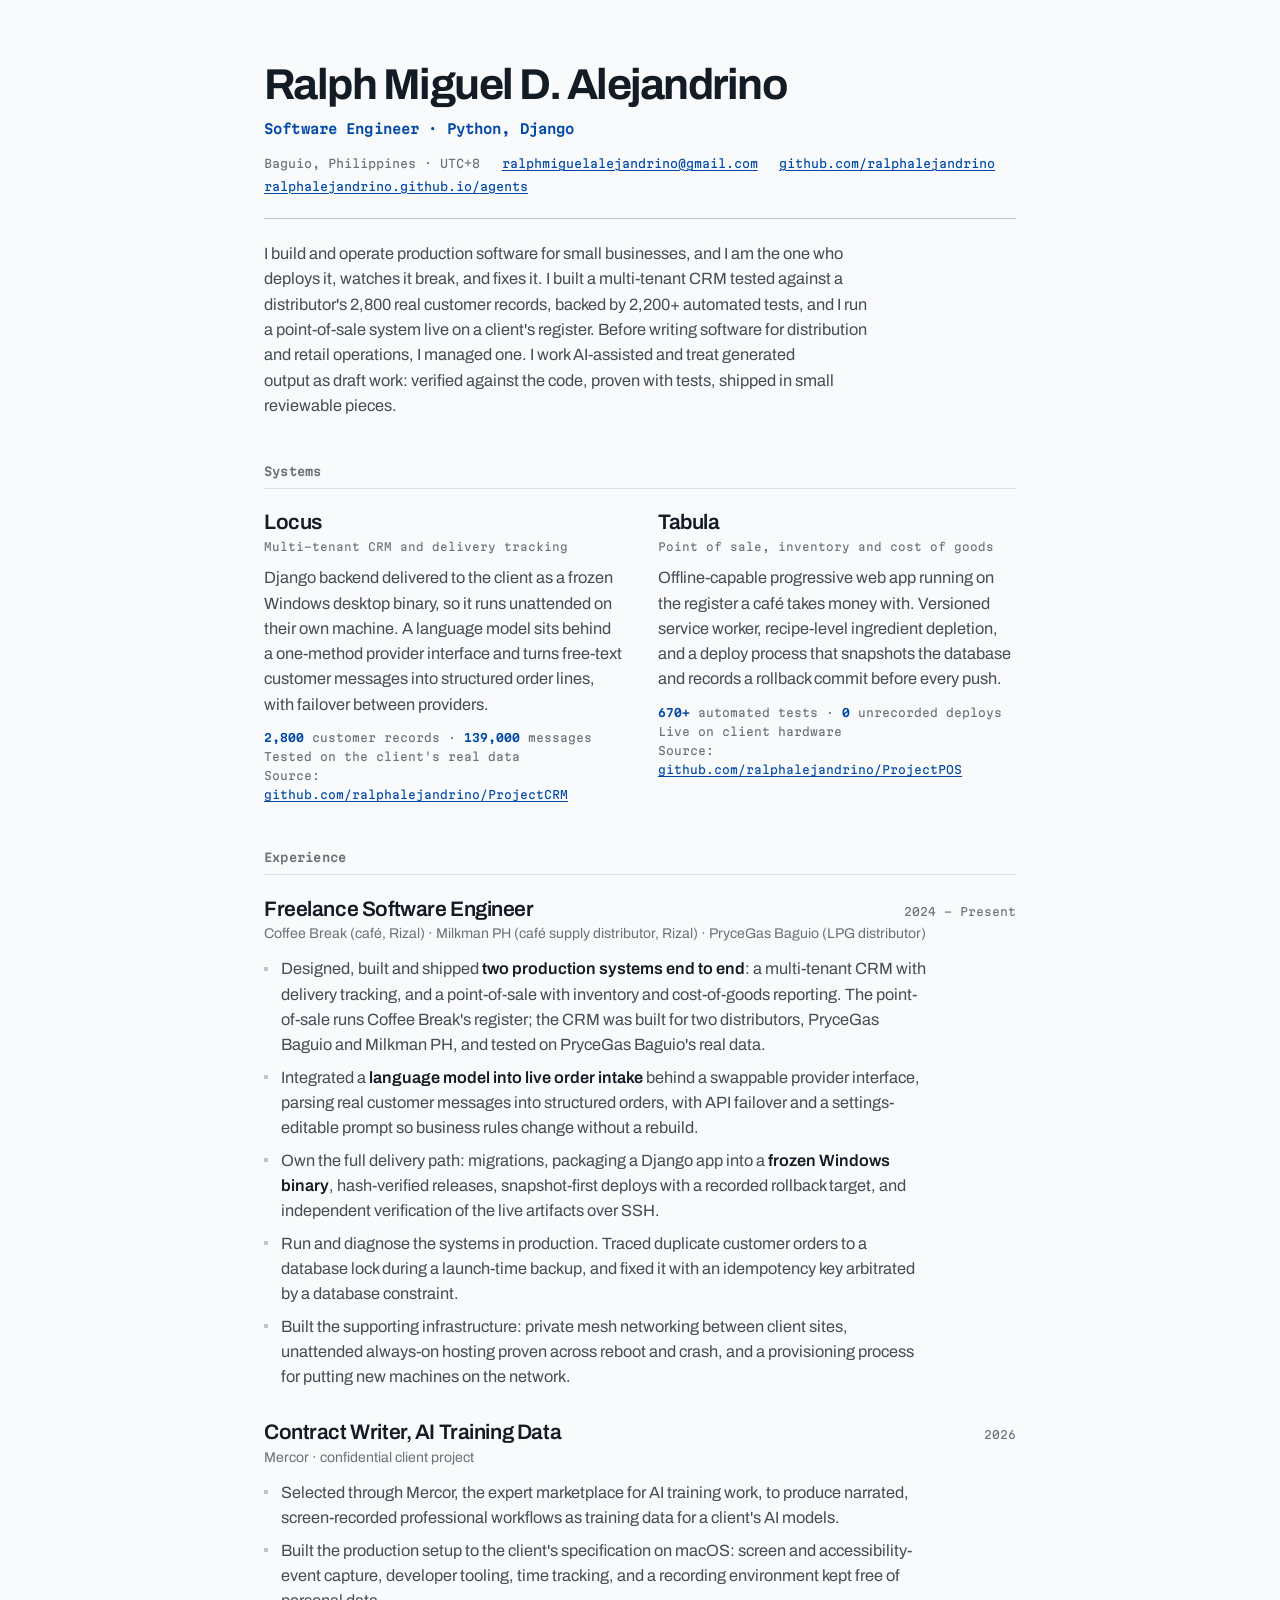
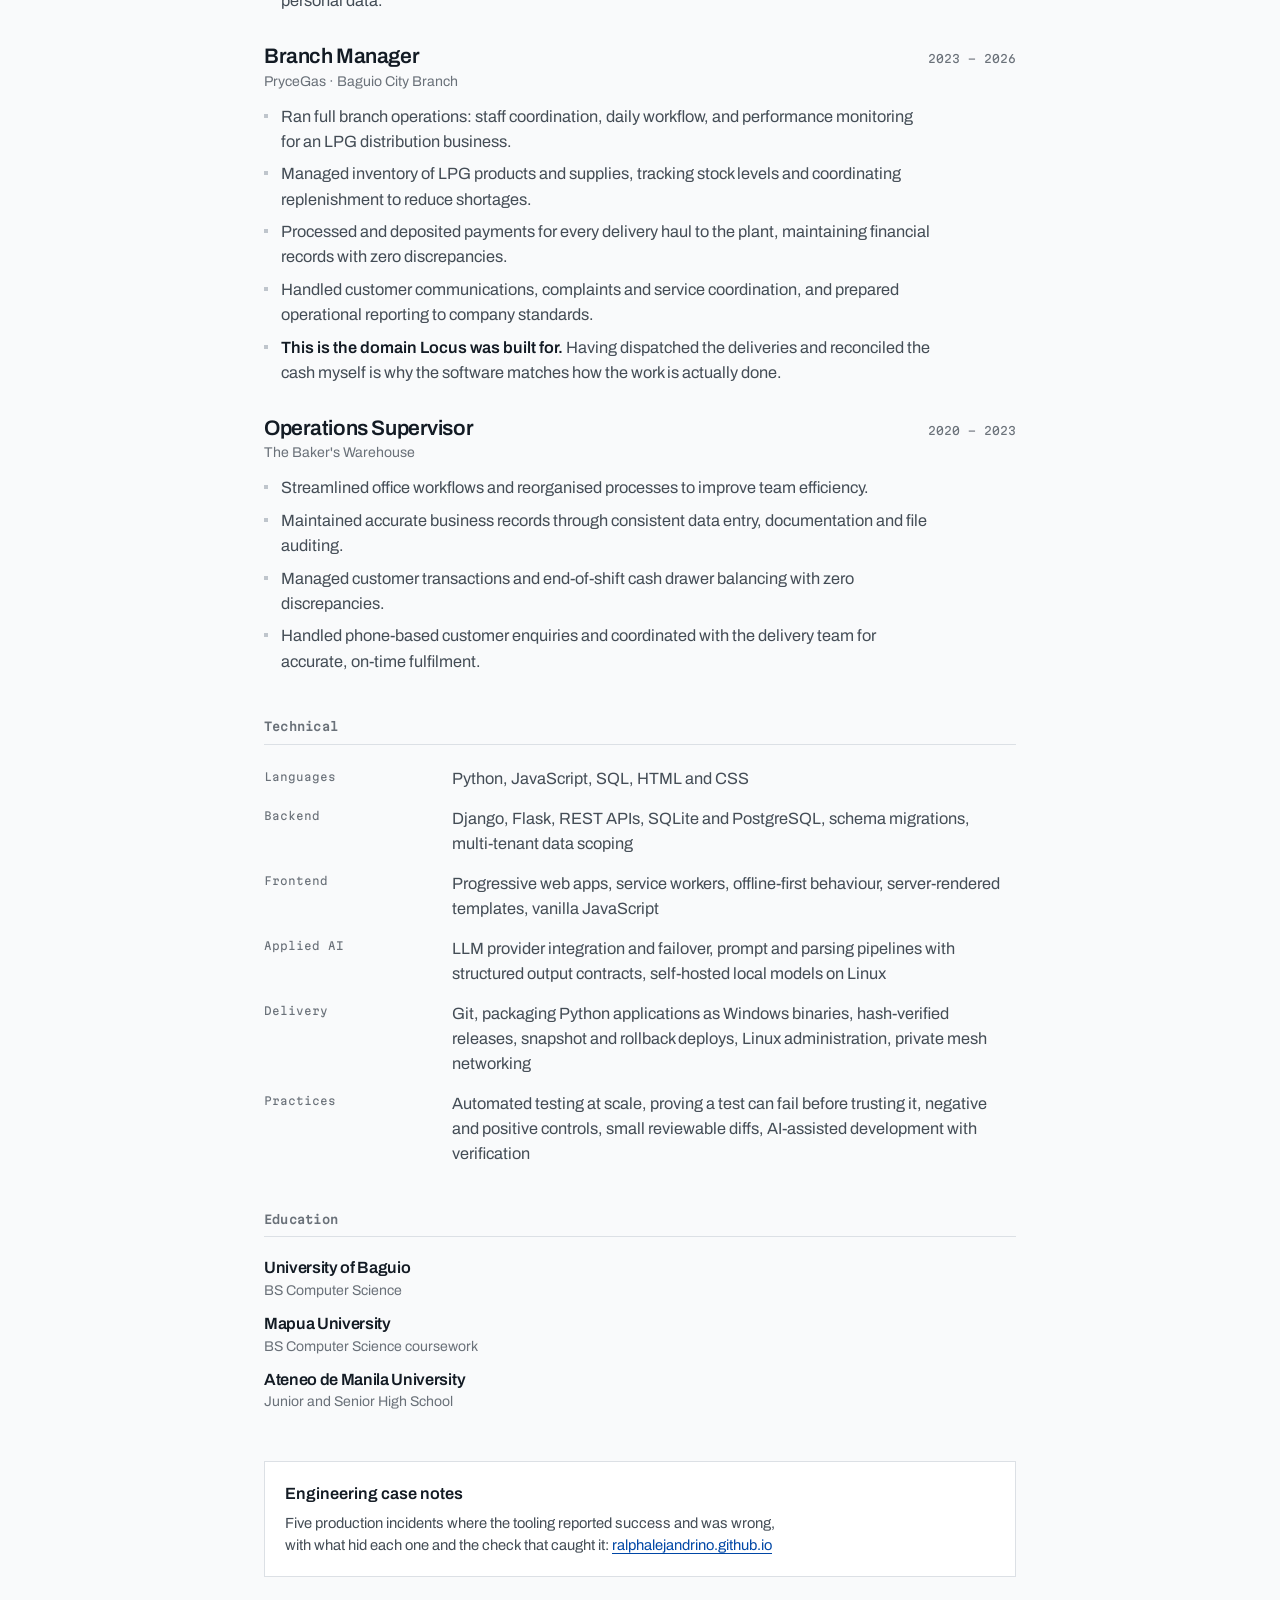
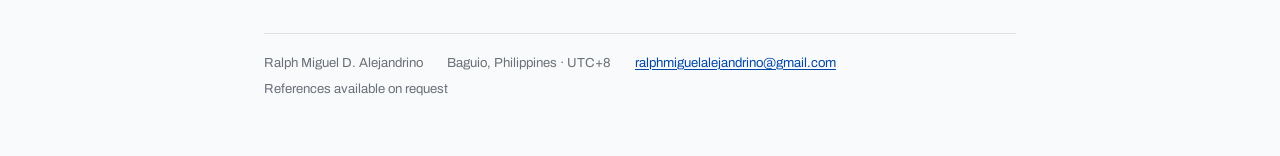
<file: cv/index.html>
<!doctype html>
<html lang="en">
<head>
<meta charset="utf-8">
<meta name="viewport" content="width=device-width, initial-scale=1">
<title>Ralph Miguel D. Alejandrino · Software Engineer</title>
<meta name="description" content="Software engineer building and operating production systems in Python and Django for small businesses.">
<meta name="color-scheme" content="light dark">
<meta property="og:title" content="Ralph Miguel D. Alejandrino · Software Engineer">
<meta property="og:description" content="Software engineer building and operating production systems in Python and Django for small businesses.">
<link rel="preconnect" href="https://fonts.googleapis.com">
<link rel="preconnect" href="https://fonts.gstatic.com" crossorigin>
<link href="https://fonts.googleapis.com/css2?family=Archivo:wght@400;500;600;700&family=Martian+Mono:wght@400;600&display=swap" rel="stylesheet">
<link rel="stylesheet" href="../assets/cv.css">
</head>
<body>
<div class="sheet">

  <header class="top">
    <h1>Ralph Miguel D. Alejandrino</h1>
    <p class="role">Software Engineer · Python, Django</p>
    <p class="reach">
      <span>Baguio, Philippines · UTC+8</span>
      <span class="print-only">+63 962 076 8627</span>
      <a href="mailto:ralphmiguelalejandrino@gmail.com">ralphmiguelalejandrino@gmail.com</a>
      <a href="https://github.com/ralphalejandrino">github.com/ralphalejandrino</a>
      <a href="https://ralphalejandrino.github.io/agents/">ralphalejandrino.github.io/agents</a>
    </p>
  </header>

  <p class="summary">
    I build and operate production software for small businesses, and I am the one who
    deploys it, watches it break, and fixes it. I built a multi-tenant CRM tested against
    a distributor's 2,800 real customer records, backed by 2,200+ automated tests, and I run a
    point-of-sale system live on a client's register. Before writing software for distribution and retail operations, I managed
    one. I work AI-assisted and treat generated output as draft work: verified against the code,
    proven with tests, shipped in small reviewable pieces.
  </p>

  <section>
    <h2>Systems</h2>
    <div class="systems">

      <article class="sys">
        <h3>Locus</h3>
        <p class="what">Multi-tenant CRM and delivery tracking</p>
        <p>
          Django backend delivered to the client as a frozen Windows desktop binary, so it runs
          unattended on their own machine. A language model sits behind a one-method provider
          interface and turns free-text customer messages into structured order lines, with
          failover between providers.
        </p>
        <p class="nums">
          <b>2,800</b> customer records · <b>139,000</b> messages<br>
          Tested on the client's real data<br>
          Source: <a href="https://github.com/ralphalejandrino/ProjectCRM">github.com/ralphalejandrino/ProjectCRM</a>
        </p>
      </article>

      <article class="sys">
        <h3>Tabula</h3>
        <p class="what">Point of sale, inventory and cost of goods</p>
        <p>
          Offline-capable progressive web app running on the register a café takes money with.
          Versioned service worker, recipe-level ingredient depletion, and a deploy process that
          snapshots the database and records a rollback commit before every push.
        </p>
        <p class="nums">
          <b>670+</b> automated tests · <b>0</b> unrecorded deploys<br>
          Live on client hardware<br>
          Source: <a href="https://github.com/ralphalejandrino/ProjectPOS">github.com/ralphalejandrino/ProjectPOS</a>
        </p>
      </article>

    </div>
  </section>

  <section>
    <h2>Experience</h2>
    <div class="roles">

      <article class="job">
        <div class="job-head">
          <h3>Freelance Software Engineer</h3>
          <span class="when">2024 – Present</span>
        </div>
        <p class="org">Coffee Break (café, Rizal) · Milkman PH (café supply distributor, Rizal) · PryceGas Baguio (LPG distributor)</p>
        <ul>
          <li>Designed, built and shipped <b>two production systems end to end</b>: a multi-tenant CRM with delivery tracking, and a point-of-sale with inventory and cost-of-goods reporting. The point-of-sale runs Coffee Break's register; the CRM was built for two distributors, PryceGas Baguio and Milkman PH, and tested on PryceGas Baguio's real data.</li>
          <li>Integrated a <b>language model into live order intake</b> behind a swappable provider interface, parsing real customer messages into structured orders, with API failover and a settings-editable prompt so business rules change without a rebuild.</li>
          <li>Own the full delivery path: migrations, packaging a Django app into a <b>frozen Windows binary</b>, hash-verified releases, snapshot-first deploys with a recorded rollback target, and independent verification of the live artifacts over SSH.</li>
          <li>Run and diagnose the systems in production. Traced duplicate customer orders to a database lock during a launch-time backup, and fixed it with an idempotency key arbitrated by a database constraint.</li>
          <li>Built the supporting infrastructure: private mesh networking between client sites, unattended always-on hosting proven across reboot and crash, and a provisioning process for putting new machines on the network.</li>
        </ul>
      </article>

      <article class="job">
        <div class="job-head">
          <h3>Contract Writer, AI Training Data</h3>
          <span class="when">2026</span>
        </div>
        <p class="org">Mercor · confidential client project</p>
        <ul>
          <li>Selected through Mercor, the expert marketplace for AI training work, to produce narrated, screen-recorded professional workflows as training data for a client's AI models.</li>
          <li>Built the production setup to the client's specification on macOS: screen and accessibility-event capture, developer tooling, time tracking, and a recording environment kept free of personal data.</li>
        </ul>
      </article>

      <article class="job">
        <div class="job-head">
          <h3>Branch Manager</h3>
          <span class="when">2023 – 2026</span>
        </div>
        <p class="org">PryceGas · Baguio City Branch</p>
        <ul>
          <li>Ran full branch operations: staff coordination, daily workflow, and performance monitoring for an LPG distribution business.</li>
          <li>Managed inventory of LPG products and supplies, tracking stock levels and coordinating replenishment to reduce shortages.</li>
          <li>Processed and deposited payments for every delivery haul to the plant, maintaining financial records with zero discrepancies.</li>
          <li>Handled customer communications, complaints and service coordination, and prepared operational reporting to company standards.</li>
          <li><b>This is the domain Locus was built for.</b> Having dispatched the deliveries and reconciled the cash myself is why the software matches how the work is actually done.</li>
        </ul>
      </article>

      <article class="job">
        <div class="job-head">
          <h3>Operations Supervisor</h3>
          <span class="when">2020 – 2023</span>
        </div>
        <p class="org">The Baker's Warehouse</p>
        <ul>
          <li>Streamlined office workflows and reorganised processes to improve team efficiency.</li>
          <li>Maintained accurate business records through consistent data entry, documentation and file auditing.</li>
          <li>Managed customer transactions and end-of-shift cash drawer balancing with zero discrepancies.</li>
          <li>Handled phone-based customer enquiries and coordinated with the delivery team for accurate, on-time fulfilment.</li>
        </ul>
      </article>

    </div>
  </section>

  <section>
    <h2>Technical</h2>
    <dl class="skills">
      <dt>Languages</dt>
      <dd>Python, JavaScript, SQL, HTML and CSS</dd>

      <dt>Backend</dt>
      <dd>Django, Flask, REST APIs, SQLite and PostgreSQL, schema migrations, multi-tenant data scoping</dd>

      <dt>Frontend</dt>
      <dd>Progressive web apps, service workers, offline-first behaviour, server-rendered templates, vanilla JavaScript</dd>

      <dt>Applied AI</dt>
      <dd>LLM provider integration and failover, prompt and parsing pipelines with structured output contracts, self-hosted local models on Linux</dd>

      <dt>Delivery</dt>
      <dd>Git, packaging Python applications as Windows binaries, hash-verified releases, snapshot and rollback deploys, Linux administration, private mesh networking</dd>

      <dt>Practices</dt>
      <dd>Automated testing at scale, proving a test can fail before trusting it, negative and positive controls, small reviewable diffs, AI-assisted development with verification</dd>
    </dl>
  </section>

  <section>
    <h2>Education</h2>
    <div class="edu">
      <div>
        <h3>University of Baguio</h3>
        <p>BS Computer Science</p>
      </div>
      <div>
        <h3>Mapua University</h3>
        <p>BS Computer Science coursework</p>
      </div>
      <div>
        <h3>Ateneo de Manila University</h3>
        <p>Junior and Senior High School</p>
      </div>
    </div>
  </section>

  <aside class="pointer">
    <strong>Engineering case notes</strong>
    <p>
      Five production incidents where the tooling reported success and was wrong, with what hid each
      one and the check that caught it:
      <a href="https://ralphalejandrino.github.io/">ralphalejandrino.github.io</a>
    </p>
  </aside>

  <footer class="foot">
    <span>Ralph Miguel D. Alejandrino</span>
    <span>Baguio, Philippines · UTC+8</span>
    <a href="mailto:ralphmiguelalejandrino@gmail.com">ralphmiguelalejandrino@gmail.com</a>
    <span>References available on request</span>
  </footer>

</div>
</body>
</html>
</file>
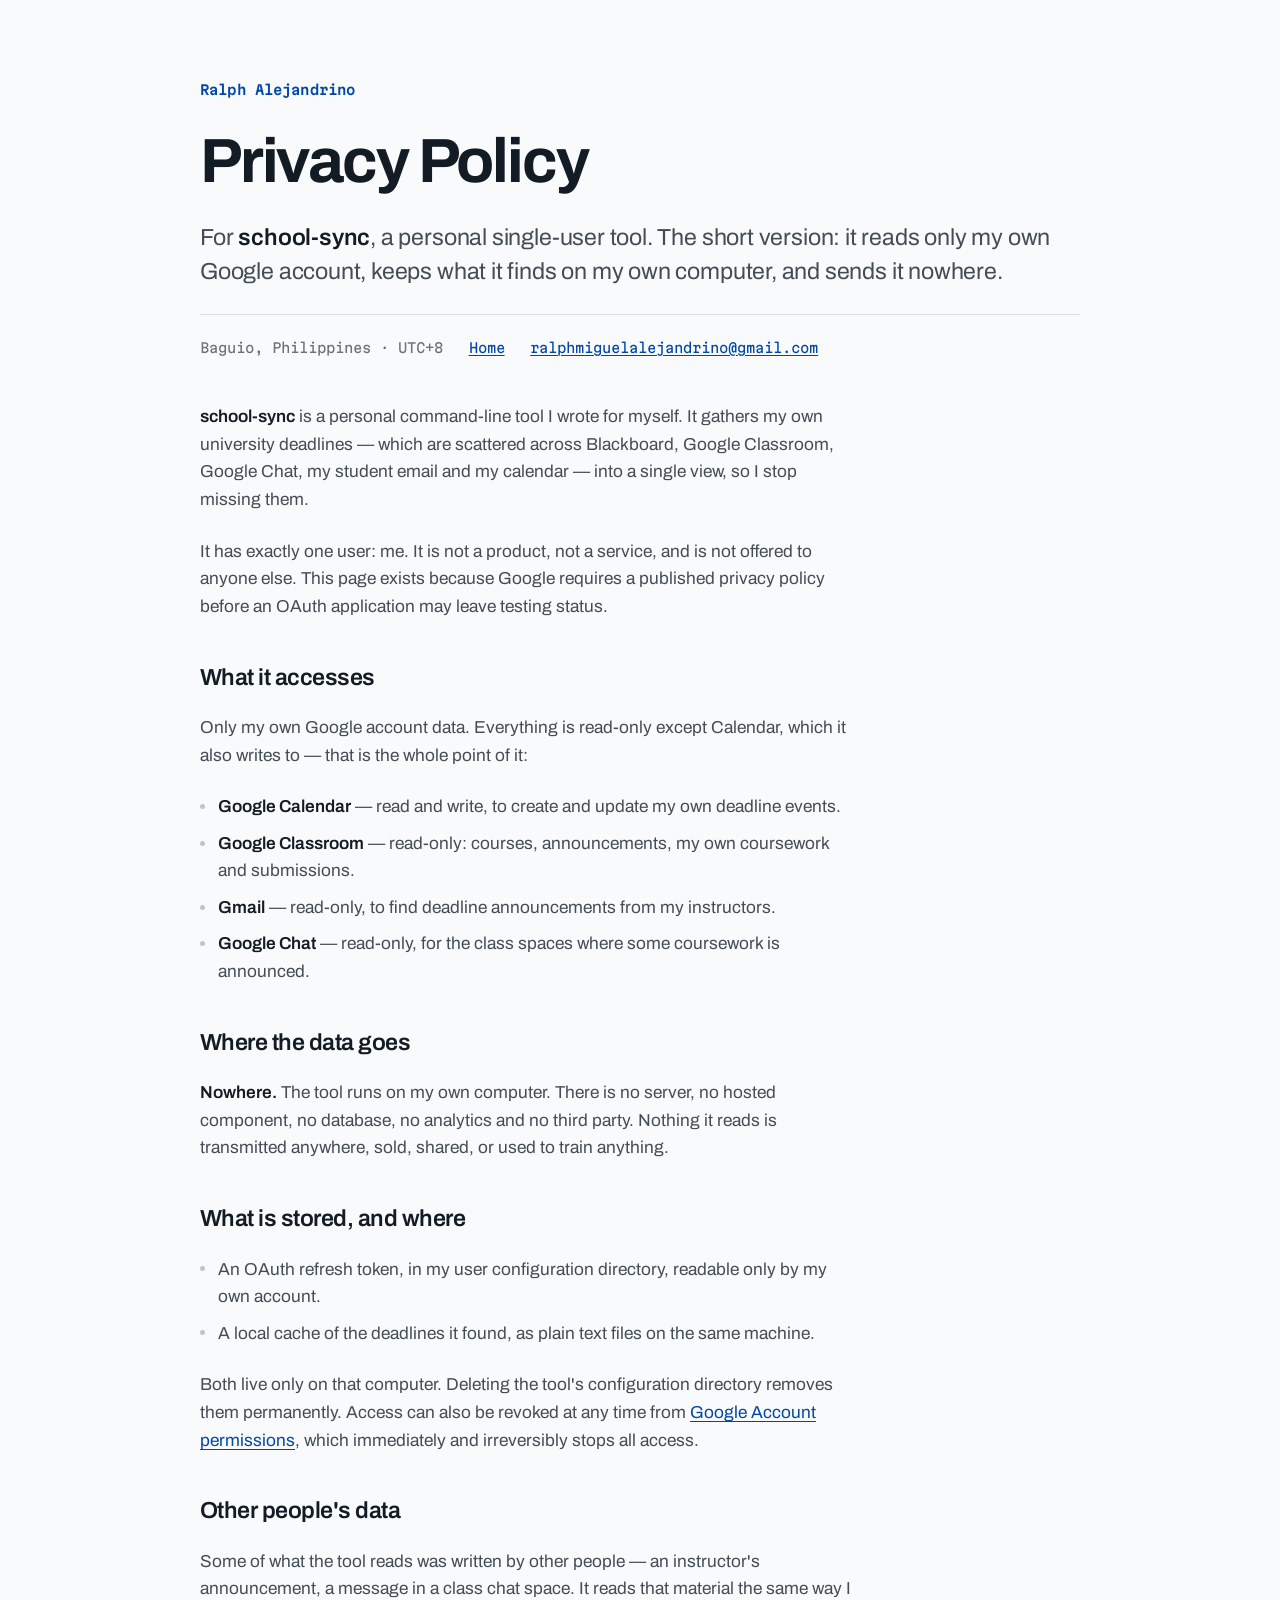
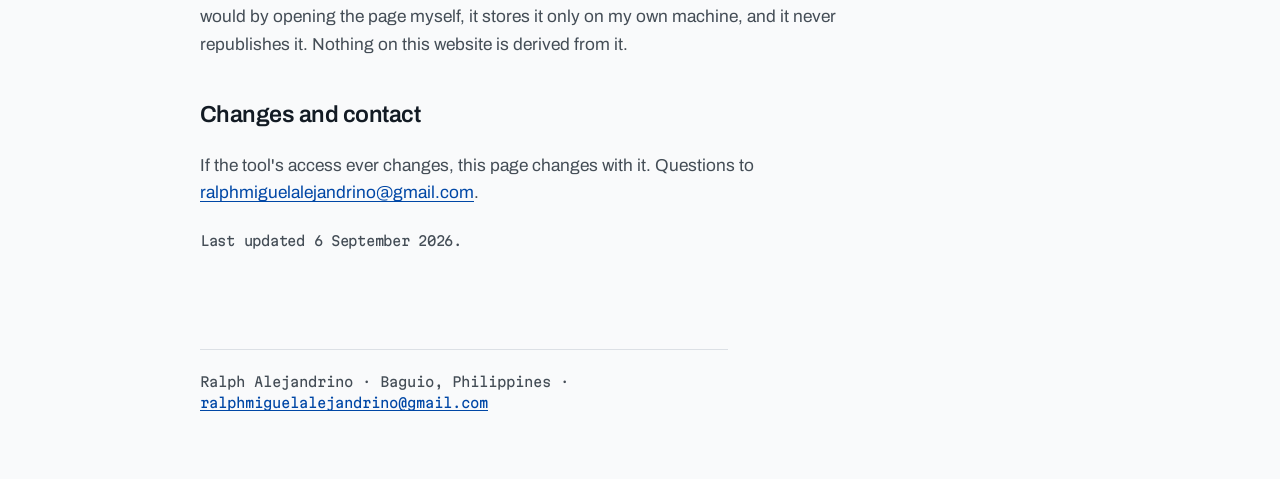
<file: privacy/index.html>
<!doctype html>
<html lang="en">
<head>
<meta charset="utf-8">
<meta name="viewport" content="width=device-width, initial-scale=1">
<title>Privacy Policy · school-sync</title>
<meta name="description" content="How school-sync, a single-user personal tool, handles Google account data: read-only, local-only, never transmitted.">
<meta name="color-scheme" content="light dark">
<meta name="robots" content="index,follow">

<link rel="preconnect" href="https://fonts.googleapis.com">
<link rel="preconnect" href="https://fonts.gstatic.com" crossorigin>
<link href="https://fonts.googleapis.com/css2?family=Archivo:wght@400;500;600;700&family=Martian+Mono:wght@400;600&display=swap" rel="stylesheet">

<style>
  *, *::before, *::after { box-sizing: border-box; }
  html { -webkit-text-size-adjust: 100%; }
  body, h1, h2, h3, p, dl, dd, dt, ol, ul, figure, table { margin: 0; padding: 0; }
  ol, ul { list-style: none; }
  table { border-collapse: collapse; }

  :root {
    --bg:          oklch(0.985 0.002 250);
    --surface:     oklch(1 0 0);
    --ink:         oklch(0.22 0.021 252);
    --body:        oklch(0.415 0.019 252);
    --muted:       oklch(0.545 0.016 252);
    --rule:        oklch(0.905 0.008 252);
    --rule-strong: oklch(0.82 0.012 252);
    --signal:      oklch(0.505 0.185 256);
    --signal-ink:  oklch(0.42 0.17 256);
    --signal-weak: oklch(0.955 0.028 256);

    --f-sans: "Archivo", ui-sans-serif, system-ui, "Segoe UI", Roboto, sans-serif;
    --f-mono: "Martian Mono", ui-monospace, "Cascadia Mono", Menlo, Consolas, monospace;

    --step--1: clamp(0.78rem, 0.76rem + 0.10vw, 0.84rem);
    --step-0:  clamp(1rem, 0.97rem + 0.14vw, 1.08rem);
    --step-1:  clamp(1.25rem, 1.18rem + 0.34vw, 1.45rem);
    --step-2:  clamp(1.56rem, 1.42rem + 0.70vw, 1.95rem);
    --step-3:  clamp(1.95rem, 1.68rem + 1.35vw, 2.65rem);
    --step-4:  clamp(2.44rem, 1.92rem + 2.60vw, 3.90rem);

    --gutter: clamp(1.15rem, 4vw, 2.5rem);
    --measure: 66ch;
    --ease: cubic-bezier(0.23, 1, 0.32, 1);
  }

  @media (prefers-color-scheme: dark) {
    :root {
      --bg:          oklch(0.188 0.017 255);
      --surface:     oklch(0.232 0.019 255);
      --ink:         oklch(0.955 0.006 255);
      --body:        oklch(0.805 0.012 255);
      --muted:       oklch(0.655 0.015 255);
      --rule:        oklch(0.318 0.019 255);
      --rule-strong: oklch(0.40 0.022 255);
      --signal:      oklch(0.755 0.145 255);
      --signal-ink:  oklch(0.80 0.14 255);
      --signal-weak: oklch(0.285 0.055 255);
    }
  }

  :root[data-theme="dark"] {
    --bg:          oklch(0.188 0.017 255);
    --surface:     oklch(0.232 0.019 255);
    --ink:         oklch(0.955 0.006 255);
    --body:        oklch(0.805 0.012 255);
    --muted:       oklch(0.655 0.015 255);
    --rule:        oklch(0.318 0.019 255);
    --rule-strong: oklch(0.40 0.022 255);
    --signal:      oklch(0.755 0.145 255);
    --signal-ink:  oklch(0.80 0.14 255);
    --signal-weak: oklch(0.285 0.055 255);
  }

  :root[data-theme="light"] {
    --bg:          oklch(0.985 0.002 250);
    --surface:     oklch(1 0 0);
    --ink:         oklch(0.22 0.021 252);
    --body:        oklch(0.415 0.019 252);
    --muted:       oklch(0.545 0.016 252);
    --rule:        oklch(0.905 0.008 252);
    --rule-strong: oklch(0.82 0.012 252);
    --signal:      oklch(0.505 0.185 256);
    --signal-ink:  oklch(0.42 0.17 256);
    --signal-weak: oklch(0.955 0.028 256);
  }

  body {
    background: var(--bg);
    color: var(--body);
    font-family: var(--f-sans);
    font-size: var(--step-0);
    line-height: 1.6;
    -webkit-font-smoothing: antialiased;
    text-rendering: optimizeLegibility;
  }

  .shell {
    max-width: 60rem;
    margin-inline: auto;
    padding: clamp(2.5rem, 7vw, 5rem) var(--gutter) 4rem;
  }

  a { color: var(--signal-ink); text-decoration-thickness: 1px; text-underline-offset: 0.18em; }
  a:hover { color: var(--ink); }
  a:focus-visible { outline: 2px solid var(--signal); outline-offset: 3px; border-radius: 1px; }

  h1, h2, h3 { color: var(--ink); font-weight: 600; line-height: 1.1; letter-spacing: -0.022em; text-wrap: balance; }
  p { text-wrap: pretty; }

  .lede { max-width: var(--measure); }

  /* ============ masthead ============ */

  .masthead { display: flex; flex-direction: column; gap: 1.6rem; }

  .byline {
    font-family: var(--f-mono);
    font-size: var(--step--1);
    font-weight: 600;
    letter-spacing: 0.01em;
    color: var(--signal-ink);
  }

  .masthead h1 { font-size: var(--step-4); font-weight: 700; letter-spacing: -0.035em; max-width: 20ch; }

  .masthead .lede { font-size: var(--step-1); line-height: 1.45; color: var(--body); letter-spacing: -0.008em; }

  .contact {
    display: flex; flex-wrap: wrap; gap: 0.4rem 1.6rem;
    font-family: var(--f-mono); font-size: var(--step--1); color: var(--muted);
    padding-top: 1.4rem; border-top: 1px solid var(--rule);
  }

  /* ============ ledger ============ */

  .ledger { margin-top: clamp(3.5rem, 8vw, 5.5rem); }

  .ledger > h2 { font-size: var(--step-2); margin-bottom: 0.5rem; }
  .ledger > .lede { margin-bottom: 2rem; color: var(--muted); }

  .ledger-table { width: 100%; }

  .ledger-table thead th {
    font-family: var(--f-mono);
    font-size: 0.68rem;
    font-weight: 600;
    letter-spacing: 0.02em;
    color: var(--muted);
    text-align: left;
    padding-bottom: 0.7rem;
    border-bottom: 1px solid var(--rule-strong);
  }

  .ledger-table td { padding: 1.05rem 1.1rem 1.05rem 0; border-bottom: 1px solid var(--rule); vertical-align: baseline; }
  .ledger-table td:last-child { padding-right: 0; }
  .ledger-table tbody tr:last-child td { border-bottom: 0; }

  .ledger-table a { color: var(--ink); text-decoration: none; font-weight: 500; }
  .ledger-table a:hover { color: var(--signal-ink); text-decoration: underline; }

  .claimed, .actual {
    font-family: var(--f-mono);
    font-size: 0.74rem;
    line-height: 1.45;
    font-variant-numeric: tabular-nums;
  }
  .claimed { color: var(--muted); }
  .actual  { color: var(--signal-ink); font-weight: 600; }

  /* mobile: the table becomes stacked records */
  @media (max-width: 46rem) {
    .ledger-table thead { position: absolute; width: 1px; height: 1px; overflow: hidden; clip-path: inset(50%); }
    .ledger-table tr { display: grid; gap: 0.35rem; padding: 1.15rem 0; border-bottom: 1px solid var(--rule); }
    .ledger-table tbody tr:last-child { border-bottom: 0; }
    .ledger-table td { display: block; padding: 0; border: 0; }
    .claimed::before, .actual::before {
      font-family: var(--f-mono); font-size: 0.66rem; color: var(--muted);
      display: block; margin-bottom: 0.1rem;
    }
    .claimed::before { content: "reported"; }
    .actual::before  { content: "true"; }
  }

  /* ============ systems ============ */

  .systems { margin-top: clamp(3.5rem, 8vw, 5.5rem); display: grid; gap: 2.25rem; }
  @media (min-width: 46rem) { .systems { grid-template-columns: 1.05fr 1fr; gap: 3rem; } }

  .systems h2 { font-size: var(--step-2); grid-column: 1 / -1; margin-bottom: -0.75rem; }

  .system h3 { font-size: var(--step-1); margin-bottom: 0.5rem; }
  .system p { max-width: 46ch; }
  .system .runs {
    margin-top: 0.9rem; font-family: var(--f-mono); font-size: 0.72rem;
    color: var(--muted); font-variant-numeric: tabular-nums; line-height: 1.7;
  }
  .system .runs b { color: var(--ink); font-weight: 600; }

  /* ============ cases ============ */

  .cases { margin-top: clamp(4rem, 9vw, 6.5rem); display: flex; flex-direction: column; gap: clamp(3.25rem, 7vw, 4.75rem); }

  .case { scroll-margin-top: 2rem; }

  .case-head { display: flex; gap: 1rem; align-items: baseline; margin-bottom: 1.1rem; }

  .case-n {
    font-family: var(--f-mono); font-size: 0.72rem; font-weight: 600;
    color: var(--signal-ink); flex: none; padding-top: 0.35rem;
    font-variant-numeric: tabular-nums;
  }

  .case-head h3 { font-size: var(--step-2); }
  .case-head .class { display: block; font-family: var(--f-mono); font-size: 0.7rem; font-weight: 400; color: var(--muted); letter-spacing: 0; margin-top: 0.45rem; }

  .case-body { display: flex; flex-direction: column; gap: 1rem; max-width: var(--measure); }
  @media (min-width: 46rem) { .case-body { margin-left: 3.1rem; } }

  .case-body p { }

  strong { color: var(--ink); font-weight: 600; }

  code {
    font-family: var(--f-mono); font-size: 0.82em;
    background: var(--signal-weak); color: var(--signal-ink);
    padding: 0.1em 0.3em; word-break: break-word;
  }

  /* causal chain: a real sequence, so it is numbered */
  .chain { display: flex; flex-direction: column; gap: 0; margin: 0.35rem 0; border-left: 1px solid var(--rule-strong); }
  .chain li { position: relative; padding: 0.62rem 0 0.62rem 1.5rem; }
  .chain li::before {
    content: ""; position: absolute; left: -3px; top: 1.15rem;
    width: 5px; height: 5px; background: var(--rule-strong);
  }
  .chain li:last-child::before { background: var(--signal); }
  .chain li:last-child { color: var(--ink); font-weight: 500; }

  /* the two-state figure */
  .versus {
    display: grid; gap: 0.9rem 2rem; margin: 0.6rem 0;
    padding: 1.15rem 1.25rem; background: var(--surface); border: 1px solid var(--rule);
  }
  @media (min-width: 34rem) { .versus { grid-template-columns: 1fr 1fr; } }

  .versus div { display: flex; flex-direction: column; gap: 0.3rem; }
  .versus dt, .versus .k {
    font-family: var(--f-mono); font-size: 0.66rem; color: var(--muted);
  }
  .versus .v { font-family: var(--f-mono); font-size: 0.95rem; font-weight: 600; line-height: 1.35; font-variant-numeric: tabular-nums; }
  .versus .said .v { color: var(--muted); }
  .versus .was .v  { color: var(--signal-ink); }

  .rule-out {
    padding-left: 1.15rem; border-left: 2px solid var(--signal);
    color: var(--ink);
  }

  /* ============ practice ============ */

  .practice { margin-top: clamp(4rem, 9vw, 6rem); }
  .practice h2 { font-size: var(--step-2); margin-bottom: 0.5rem; }
  .practice > .lede { color: var(--muted); margin-bottom: 2rem; }

  .practice-list { display: grid; gap: 1.6rem 2.5rem; }
  @media (min-width: 46rem) { .practice-list { grid-template-columns: 1fr 1fr; } }

  .practice-list h3 { font-size: var(--step-0); font-weight: 600; letter-spacing: -0.01em; margin-bottom: 0.2rem; }
  .practice-list p { font-size: 0.95rem; max-width: 42ch; }

  /* ============ footer ============ */

  .foot {
    margin-top: clamp(4rem, 9vw, 6rem); padding-top: 1.4rem; border-top: 1px solid var(--rule);
    display: flex; flex-direction: column; gap: 0.6rem;
    font-size: 0.88rem; color: var(--muted); max-width: var(--measure);
  }
  .foot .who { font-family: var(--f-mono); font-size: var(--step--1); color: var(--body); }

  /* ============ motion ============ */
  /* Content is visible by default. Motion only enhances, so a headless
     render or an unsupported browser still ships the full page. */

  @media (prefers-reduced-motion: no-preference) {
    @supports (animation-timeline: view()) {
      /* Transform only, never opacity. If the timeline never advances
         (headless render, background tab), the worst case is an element
         sitting 12px low, not an invisible section. */
      .case, .practice-list > div, .system {
        animation: settle linear both;
        animation-timeline: view();
        animation-range: entry 0% cover 18%;
      }
    }
    .masthead > * { animation: rise 620ms var(--ease) both; }
    .masthead > *:nth-child(2) { animation-delay: 60ms; }
    .masthead > *:nth-child(3) { animation-delay: 120ms; }
    .masthead > *:nth-child(4) { animation-delay: 180ms; }
  }

  @keyframes rise {
    from { opacity: 0; transform: translateY(10px); }
    to   { opacity: 1; transform: none; }
  }

  @keyframes settle {
    from { transform: translateY(12px); }
    to   { transform: none; }
  }
</style>
<style>
  .prose { max-width: var(--measure); display: flex; flex-direction: column; gap: 1.5rem; margin-top: 2.75rem; }
  .prose h2 { font-size: var(--step-1); margin-top: 1.25rem; }
  .prose p { color: var(--body); }
  .prose ul { display: flex; flex-direction: column; gap: 0.55rem; }
  .prose li { position: relative; padding-left: 1.15rem; color: var(--body); }
  .prose li::before { content: ""; position: absolute; left: 0; top: 0.62em;
    width: 5px; height: 5px; border-radius: 50%; background: var(--rule-strong); }
  .prose strong { color: var(--ink); font-weight: 600; }
  .prose code { font-family: var(--f-mono); font-size: 0.86em; color: var(--signal-ink); }
  .updated { font-family: var(--f-mono); font-size: var(--step--1); color: var(--muted);
    letter-spacing: -0.02em; }
</style>
</head>
<body>

<div class="shell">

  <header class="masthead">
    <p class="byline">Ralph Alejandrino</p>
    <h1>Privacy Policy</h1>
    <p class="lede">For <strong>school-sync</strong>, a personal single-user tool. The short version: it reads only my own Google account, keeps what it finds on my own computer, and sends it nowhere.</p>
    <p class="contact">
      <span>Baguio, Philippines · UTC+8</span>
      <a href="/">Home</a>
      <a href="mailto:ralphmiguelalejandrino@gmail.com">ralphmiguelalejandrino@gmail.com</a>
    </p>
  </header>

  <div class="prose">
    <p><strong>school-sync</strong> is a personal command-line tool I wrote for myself. It gathers
      my own university deadlines — which are scattered across Blackboard, Google Classroom, Google
      Chat, my student email and my calendar — into a single view, so I stop missing them.</p>

    <p>It has exactly one user: me. It is not a product, not a service, and is not offered to
      anyone else. This page exists because Google requires a published privacy policy before an
      OAuth application may leave testing status.</p>

    <h2>What it accesses</h2>
    <p>Only my own Google account data. Everything is read-only except Calendar, which it also writes to — that is the whole point of it:</p>
    <ul>
      <li><strong>Google Calendar</strong> — read and write, to create and update my own deadline events.</li>
      <li><strong>Google Classroom</strong> — read-only: courses, announcements, my own coursework and submissions.</li>
      <li><strong>Gmail</strong> — read-only, to find deadline announcements from my instructors.</li>
      <li><strong>Google Chat</strong> — read-only, for the class spaces where some coursework is announced.</li>
    </ul>

    <h2>Where the data goes</h2>
    <p><strong>Nowhere.</strong> The tool runs on my own computer. There is no server, no hosted
      component, no database, no analytics and no third party. Nothing it reads is transmitted
      anywhere, sold, shared, or used to train anything.</p>

    <h2>What is stored, and where</h2>
    <ul>
      <li>An OAuth refresh token, in my user configuration directory, readable only by my own account.</li>
      <li>A local cache of the deadlines it found, as plain text files on the same machine.</li>
    </ul>
    <p>Both live only on that computer. Deleting the tool's configuration directory removes them
      permanently. Access can also be revoked at any time from
      <a href="https://myaccount.google.com/permissions">Google Account permissions</a>, which
      immediately and irreversibly stops all access.</p>

    <h2>Other people's data</h2>
    <p>Some of what the tool reads was written by other people — an instructor's announcement, a
      message in a class chat space. It reads that material the same way I would by opening the page
      myself, it stores it only on my own machine, and it never republishes it. Nothing on this
      website is derived from it.</p>

    <h2>Changes and contact</h2>
    <p>If the tool's access ever changes, this page changes with it. Questions to
      <a href="mailto:ralphmiguelalejandrino@gmail.com">ralphmiguelalejandrino@gmail.com</a>.</p>
    <p class="updated">Last updated 6 September 2026.</p>
  </div>

  <footer class="foot">
    <p class="who">
      Ralph Alejandrino · Baguio, Philippines ·
      <a href="mailto:ralphmiguelalejandrino@gmail.com">ralphmiguelalejandrino@gmail.com</a>
    </p>
  </footer>

</div>
</body>
</html>
</file>
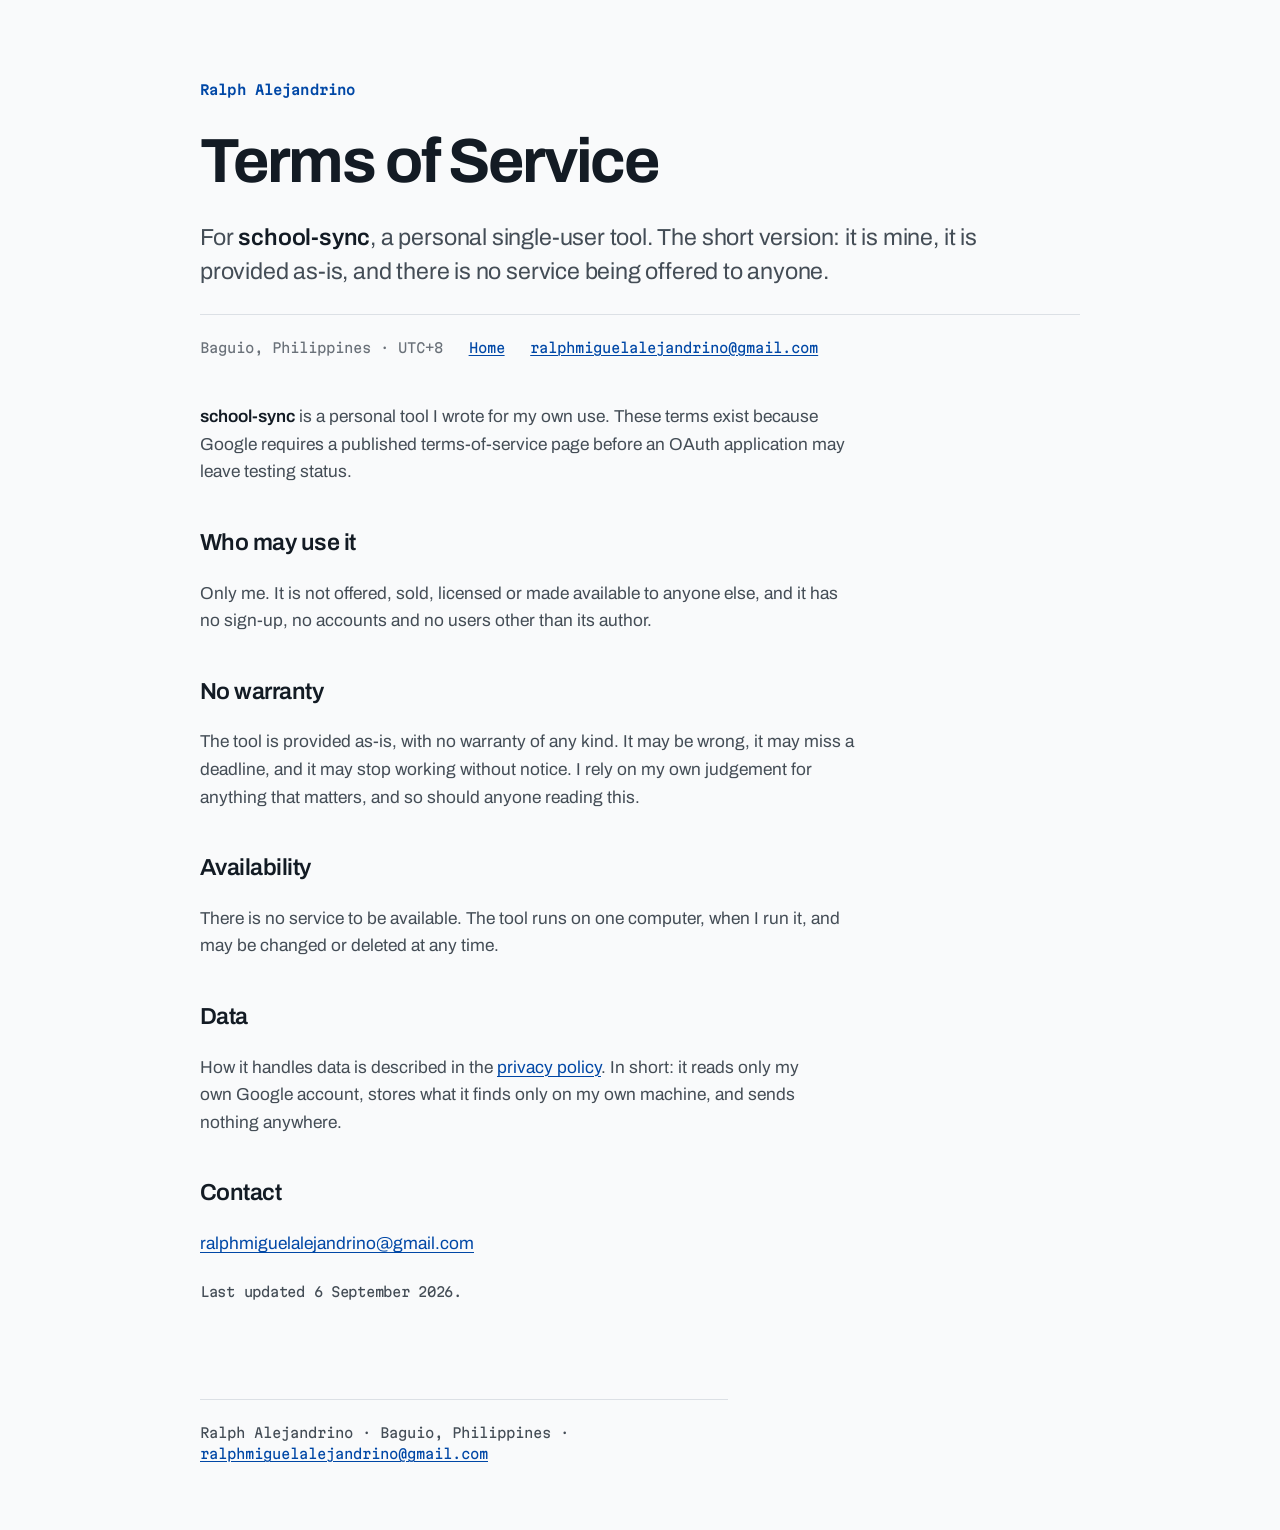
<file: terms/index.html>
<!doctype html>
<html lang="en">
<head>
<meta charset="utf-8">
<meta name="viewport" content="width=device-width, initial-scale=1">
<title>Terms of Service · school-sync</title>
<meta name="description" content="Terms for school-sync, a personal single-user tool: no warranty, no service, one user.">
<meta name="color-scheme" content="light dark">
<meta name="robots" content="index,follow">

<link rel="preconnect" href="https://fonts.googleapis.com">
<link rel="preconnect" href="https://fonts.gstatic.com" crossorigin>
<link href="https://fonts.googleapis.com/css2?family=Archivo:wght@400;500;600;700&family=Martian+Mono:wght@400;600&display=swap" rel="stylesheet">

<style>
  *, *::before, *::after { box-sizing: border-box; }
  html { -webkit-text-size-adjust: 100%; }
  body, h1, h2, h3, p, dl, dd, dt, ol, ul, figure, table { margin: 0; padding: 0; }
  ol, ul { list-style: none; }
  table { border-collapse: collapse; }

  :root {
    --bg:          oklch(0.985 0.002 250);
    --surface:     oklch(1 0 0);
    --ink:         oklch(0.22 0.021 252);
    --body:        oklch(0.415 0.019 252);
    --muted:       oklch(0.545 0.016 252);
    --rule:        oklch(0.905 0.008 252);
    --rule-strong: oklch(0.82 0.012 252);
    --signal:      oklch(0.505 0.185 256);
    --signal-ink:  oklch(0.42 0.17 256);
    --signal-weak: oklch(0.955 0.028 256);

    --f-sans: "Archivo", ui-sans-serif, system-ui, "Segoe UI", Roboto, sans-serif;
    --f-mono: "Martian Mono", ui-monospace, "Cascadia Mono", Menlo, Consolas, monospace;

    --step--1: clamp(0.78rem, 0.76rem + 0.10vw, 0.84rem);
    --step-0:  clamp(1rem, 0.97rem + 0.14vw, 1.08rem);
    --step-1:  clamp(1.25rem, 1.18rem + 0.34vw, 1.45rem);
    --step-2:  clamp(1.56rem, 1.42rem + 0.70vw, 1.95rem);
    --step-3:  clamp(1.95rem, 1.68rem + 1.35vw, 2.65rem);
    --step-4:  clamp(2.44rem, 1.92rem + 2.60vw, 3.90rem);

    --gutter: clamp(1.15rem, 4vw, 2.5rem);
    --measure: 66ch;
    --ease: cubic-bezier(0.23, 1, 0.32, 1);
  }

  @media (prefers-color-scheme: dark) {
    :root {
      --bg:          oklch(0.188 0.017 255);
      --surface:     oklch(0.232 0.019 255);
      --ink:         oklch(0.955 0.006 255);
      --body:        oklch(0.805 0.012 255);
      --muted:       oklch(0.655 0.015 255);
      --rule:        oklch(0.318 0.019 255);
      --rule-strong: oklch(0.40 0.022 255);
      --signal:      oklch(0.755 0.145 255);
      --signal-ink:  oklch(0.80 0.14 255);
      --signal-weak: oklch(0.285 0.055 255);
    }
  }

  :root[data-theme="dark"] {
    --bg:          oklch(0.188 0.017 255);
    --surface:     oklch(0.232 0.019 255);
    --ink:         oklch(0.955 0.006 255);
    --body:        oklch(0.805 0.012 255);
    --muted:       oklch(0.655 0.015 255);
    --rule:        oklch(0.318 0.019 255);
    --rule-strong: oklch(0.40 0.022 255);
    --signal:      oklch(0.755 0.145 255);
    --signal-ink:  oklch(0.80 0.14 255);
    --signal-weak: oklch(0.285 0.055 255);
  }

  :root[data-theme="light"] {
    --bg:          oklch(0.985 0.002 250);
    --surface:     oklch(1 0 0);
    --ink:         oklch(0.22 0.021 252);
    --body:        oklch(0.415 0.019 252);
    --muted:       oklch(0.545 0.016 252);
    --rule:        oklch(0.905 0.008 252);
    --rule-strong: oklch(0.82 0.012 252);
    --signal:      oklch(0.505 0.185 256);
    --signal-ink:  oklch(0.42 0.17 256);
    --signal-weak: oklch(0.955 0.028 256);
  }

  body {
    background: var(--bg);
    color: var(--body);
    font-family: var(--f-sans);
    font-size: var(--step-0);
    line-height: 1.6;
    -webkit-font-smoothing: antialiased;
    text-rendering: optimizeLegibility;
  }

  .shell {
    max-width: 60rem;
    margin-inline: auto;
    padding: clamp(2.5rem, 7vw, 5rem) var(--gutter) 4rem;
  }

  a { color: var(--signal-ink); text-decoration-thickness: 1px; text-underline-offset: 0.18em; }
  a:hover { color: var(--ink); }
  a:focus-visible { outline: 2px solid var(--signal); outline-offset: 3px; border-radius: 1px; }

  h1, h2, h3 { color: var(--ink); font-weight: 600; line-height: 1.1; letter-spacing: -0.022em; text-wrap: balance; }
  p { text-wrap: pretty; }

  .lede { max-width: var(--measure); }

  /* ============ masthead ============ */

  .masthead { display: flex; flex-direction: column; gap: 1.6rem; }

  .byline {
    font-family: var(--f-mono);
    font-size: var(--step--1);
    font-weight: 600;
    letter-spacing: 0.01em;
    color: var(--signal-ink);
  }

  .masthead h1 { font-size: var(--step-4); font-weight: 700; letter-spacing: -0.035em; max-width: 20ch; }

  .masthead .lede { font-size: var(--step-1); line-height: 1.45; color: var(--body); letter-spacing: -0.008em; }

  .contact {
    display: flex; flex-wrap: wrap; gap: 0.4rem 1.6rem;
    font-family: var(--f-mono); font-size: var(--step--1); color: var(--muted);
    padding-top: 1.4rem; border-top: 1px solid var(--rule);
  }

  /* ============ ledger ============ */

  .ledger { margin-top: clamp(3.5rem, 8vw, 5.5rem); }

  .ledger > h2 { font-size: var(--step-2); margin-bottom: 0.5rem; }
  .ledger > .lede { margin-bottom: 2rem; color: var(--muted); }

  .ledger-table { width: 100%; }

  .ledger-table thead th {
    font-family: var(--f-mono);
    font-size: 0.68rem;
    font-weight: 600;
    letter-spacing: 0.02em;
    color: var(--muted);
    text-align: left;
    padding-bottom: 0.7rem;
    border-bottom: 1px solid var(--rule-strong);
  }

  .ledger-table td { padding: 1.05rem 1.1rem 1.05rem 0; border-bottom: 1px solid var(--rule); vertical-align: baseline; }
  .ledger-table td:last-child { padding-right: 0; }
  .ledger-table tbody tr:last-child td { border-bottom: 0; }

  .ledger-table a { color: var(--ink); text-decoration: none; font-weight: 500; }
  .ledger-table a:hover { color: var(--signal-ink); text-decoration: underline; }

  .claimed, .actual {
    font-family: var(--f-mono);
    font-size: 0.74rem;
    line-height: 1.45;
    font-variant-numeric: tabular-nums;
  }
  .claimed { color: var(--muted); }
  .actual  { color: var(--signal-ink); font-weight: 600; }

  /* mobile: the table becomes stacked records */
  @media (max-width: 46rem) {
    .ledger-table thead { position: absolute; width: 1px; height: 1px; overflow: hidden; clip-path: inset(50%); }
    .ledger-table tr { display: grid; gap: 0.35rem; padding: 1.15rem 0; border-bottom: 1px solid var(--rule); }
    .ledger-table tbody tr:last-child { border-bottom: 0; }
    .ledger-table td { display: block; padding: 0; border: 0; }
    .claimed::before, .actual::before {
      font-family: var(--f-mono); font-size: 0.66rem; color: var(--muted);
      display: block; margin-bottom: 0.1rem;
    }
    .claimed::before { content: "reported"; }
    .actual::before  { content: "true"; }
  }

  /* ============ systems ============ */

  .systems { margin-top: clamp(3.5rem, 8vw, 5.5rem); display: grid; gap: 2.25rem; }
  @media (min-width: 46rem) { .systems { grid-template-columns: 1.05fr 1fr; gap: 3rem; } }

  .systems h2 { font-size: var(--step-2); grid-column: 1 / -1; margin-bottom: -0.75rem; }

  .system h3 { font-size: var(--step-1); margin-bottom: 0.5rem; }
  .system p { max-width: 46ch; }
  .system .runs {
    margin-top: 0.9rem; font-family: var(--f-mono); font-size: 0.72rem;
    color: var(--muted); font-variant-numeric: tabular-nums; line-height: 1.7;
  }
  .system .runs b { color: var(--ink); font-weight: 600; }

  /* ============ cases ============ */

  .cases { margin-top: clamp(4rem, 9vw, 6.5rem); display: flex; flex-direction: column; gap: clamp(3.25rem, 7vw, 4.75rem); }

  .case { scroll-margin-top: 2rem; }

  .case-head { display: flex; gap: 1rem; align-items: baseline; margin-bottom: 1.1rem; }

  .case-n {
    font-family: var(--f-mono); font-size: 0.72rem; font-weight: 600;
    color: var(--signal-ink); flex: none; padding-top: 0.35rem;
    font-variant-numeric: tabular-nums;
  }

  .case-head h3 { font-size: var(--step-2); }
  .case-head .class { display: block; font-family: var(--f-mono); font-size: 0.7rem; font-weight: 400; color: var(--muted); letter-spacing: 0; margin-top: 0.45rem; }

  .case-body { display: flex; flex-direction: column; gap: 1rem; max-width: var(--measure); }
  @media (min-width: 46rem) { .case-body { margin-left: 3.1rem; } }

  .case-body p { }

  strong { color: var(--ink); font-weight: 600; }

  code {
    font-family: var(--f-mono); font-size: 0.82em;
    background: var(--signal-weak); color: var(--signal-ink);
    padding: 0.1em 0.3em; word-break: break-word;
  }

  /* causal chain: a real sequence, so it is numbered */
  .chain { display: flex; flex-direction: column; gap: 0; margin: 0.35rem 0; border-left: 1px solid var(--rule-strong); }
  .chain li { position: relative; padding: 0.62rem 0 0.62rem 1.5rem; }
  .chain li::before {
    content: ""; position: absolute; left: -3px; top: 1.15rem;
    width: 5px; height: 5px; background: var(--rule-strong);
  }
  .chain li:last-child::before { background: var(--signal); }
  .chain li:last-child { color: var(--ink); font-weight: 500; }

  /* the two-state figure */
  .versus {
    display: grid; gap: 0.9rem 2rem; margin: 0.6rem 0;
    padding: 1.15rem 1.25rem; background: var(--surface); border: 1px solid var(--rule);
  }
  @media (min-width: 34rem) { .versus { grid-template-columns: 1fr 1fr; } }

  .versus div { display: flex; flex-direction: column; gap: 0.3rem; }
  .versus dt, .versus .k {
    font-family: var(--f-mono); font-size: 0.66rem; color: var(--muted);
  }
  .versus .v { font-family: var(--f-mono); font-size: 0.95rem; font-weight: 600; line-height: 1.35; font-variant-numeric: tabular-nums; }
  .versus .said .v { color: var(--muted); }
  .versus .was .v  { color: var(--signal-ink); }

  .rule-out {
    padding-left: 1.15rem; border-left: 2px solid var(--signal);
    color: var(--ink);
  }

  /* ============ practice ============ */

  .practice { margin-top: clamp(4rem, 9vw, 6rem); }
  .practice h2 { font-size: var(--step-2); margin-bottom: 0.5rem; }
  .practice > .lede { color: var(--muted); margin-bottom: 2rem; }

  .practice-list { display: grid; gap: 1.6rem 2.5rem; }
  @media (min-width: 46rem) { .practice-list { grid-template-columns: 1fr 1fr; } }

  .practice-list h3 { font-size: var(--step-0); font-weight: 600; letter-spacing: -0.01em; margin-bottom: 0.2rem; }
  .practice-list p { font-size: 0.95rem; max-width: 42ch; }

  /* ============ footer ============ */

  .foot {
    margin-top: clamp(4rem, 9vw, 6rem); padding-top: 1.4rem; border-top: 1px solid var(--rule);
    display: flex; flex-direction: column; gap: 0.6rem;
    font-size: 0.88rem; color: var(--muted); max-width: var(--measure);
  }
  .foot .who { font-family: var(--f-mono); font-size: var(--step--1); color: var(--body); }

  /* ============ motion ============ */
  /* Content is visible by default. Motion only enhances, so a headless
     render or an unsupported browser still ships the full page. */

  @media (prefers-reduced-motion: no-preference) {
    @supports (animation-timeline: view()) {
      /* Transform only, never opacity. If the timeline never advances
         (headless render, background tab), the worst case is an element
         sitting 12px low, not an invisible section. */
      .case, .practice-list > div, .system {
        animation: settle linear both;
        animation-timeline: view();
        animation-range: entry 0% cover 18%;
      }
    }
    .masthead > * { animation: rise 620ms var(--ease) both; }
    .masthead > *:nth-child(2) { animation-delay: 60ms; }
    .masthead > *:nth-child(3) { animation-delay: 120ms; }
    .masthead > *:nth-child(4) { animation-delay: 180ms; }
  }

  @keyframes rise {
    from { opacity: 0; transform: translateY(10px); }
    to   { opacity: 1; transform: none; }
  }

  @keyframes settle {
    from { transform: translateY(12px); }
    to   { transform: none; }
  }
</style>
<style>
  .prose { max-width: var(--measure); display: flex; flex-direction: column; gap: 1.5rem; margin-top: 2.75rem; }
  .prose h2 { font-size: var(--step-1); margin-top: 1.25rem; }
  .prose p { color: var(--body); }
  .prose ul { display: flex; flex-direction: column; gap: 0.55rem; }
  .prose li { position: relative; padding-left: 1.15rem; color: var(--body); }
  .prose li::before { content: ""; position: absolute; left: 0; top: 0.62em;
    width: 5px; height: 5px; border-radius: 50%; background: var(--rule-strong); }
  .prose strong { color: var(--ink); font-weight: 600; }
  .prose code { font-family: var(--f-mono); font-size: 0.86em; color: var(--signal-ink); }
  .updated { font-family: var(--f-mono); font-size: var(--step--1); color: var(--muted);
    letter-spacing: -0.02em; }
</style>
</head>
<body>

<div class="shell">

  <header class="masthead">
    <p class="byline">Ralph Alejandrino</p>
    <h1>Terms of Service</h1>
    <p class="lede">For <strong>school-sync</strong>, a personal single-user tool. The short version: it is mine, it is provided as-is, and there is no service being offered to anyone.</p>
    <p class="contact">
      <span>Baguio, Philippines · UTC+8</span>
      <a href="/">Home</a>
      <a href="mailto:ralphmiguelalejandrino@gmail.com">ralphmiguelalejandrino@gmail.com</a>
    </p>
  </header>

  <div class="prose">
    <p><strong>school-sync</strong> is a personal tool I wrote for my own use. These terms exist
      because Google requires a published terms-of-service page before an OAuth application may
      leave testing status.</p>

    <h2>Who may use it</h2>
    <p>Only me. It is not offered, sold, licensed or made available to anyone else, and it has no
      sign-up, no accounts and no users other than its author.</p>

    <h2>No warranty</h2>
    <p>The tool is provided as-is, with no warranty of any kind. It may be wrong, it may miss a
      deadline, and it may stop working without notice. I rely on my own judgement for anything
      that matters, and so should anyone reading this.</p>

    <h2>Availability</h2>
    <p>There is no service to be available. The tool runs on one computer, when I run it, and may
      be changed or deleted at any time.</p>

    <h2>Data</h2>
    <p>How it handles data is described in the <a href="/privacy/">privacy policy</a>. In short:
      it reads only my own Google account, stores what it finds only on my own machine, and sends
      nothing anywhere.</p>

    <h2>Contact</h2>
    <p><a href="mailto:ralphmiguelalejandrino@gmail.com">ralphmiguelalejandrino@gmail.com</a></p>
    <p class="updated">Last updated 6 September 2026.</p>
  </div>

  <footer class="foot">
    <p class="who">
      Ralph Alejandrino · Baguio, Philippines ·
      <a href="mailto:ralphmiguelalejandrino@gmail.com">ralphmiguelalejandrino@gmail.com</a>
    </p>
  </footer>

</div>
</body>
</html>
</file>
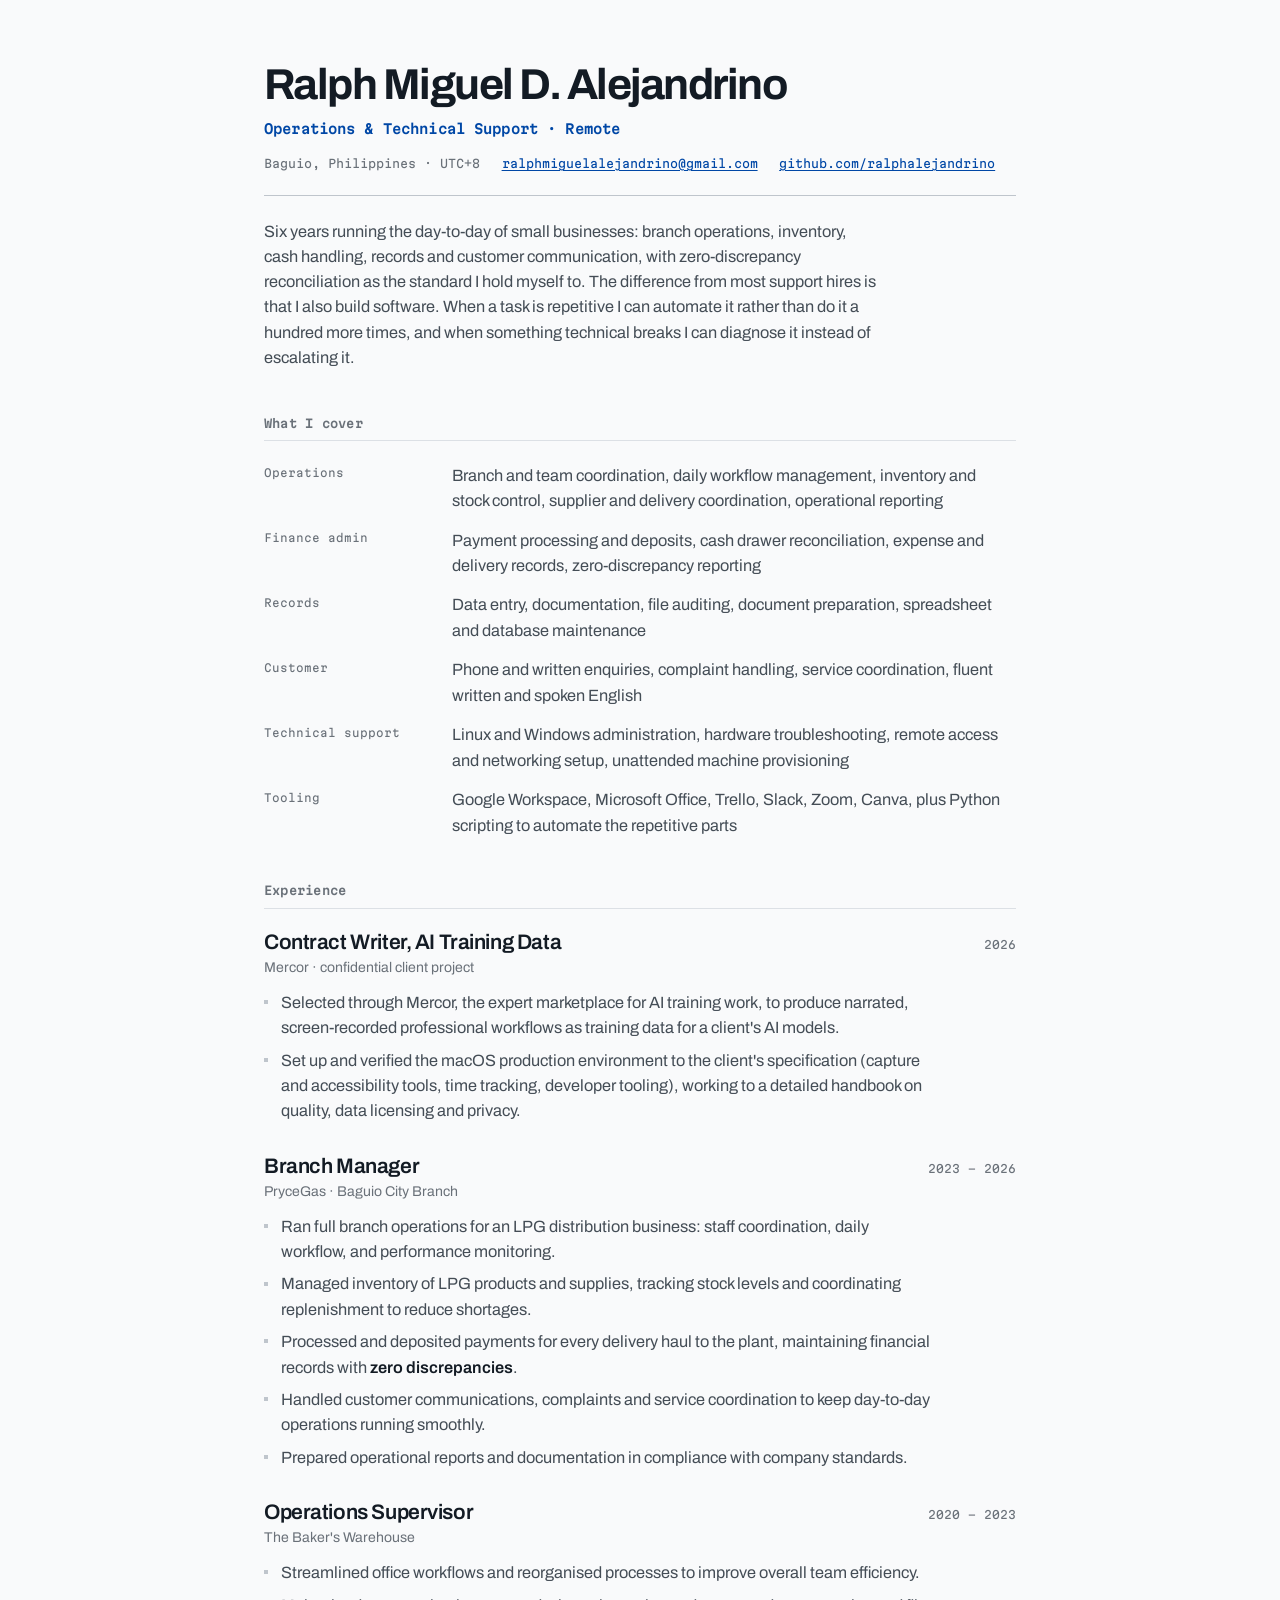
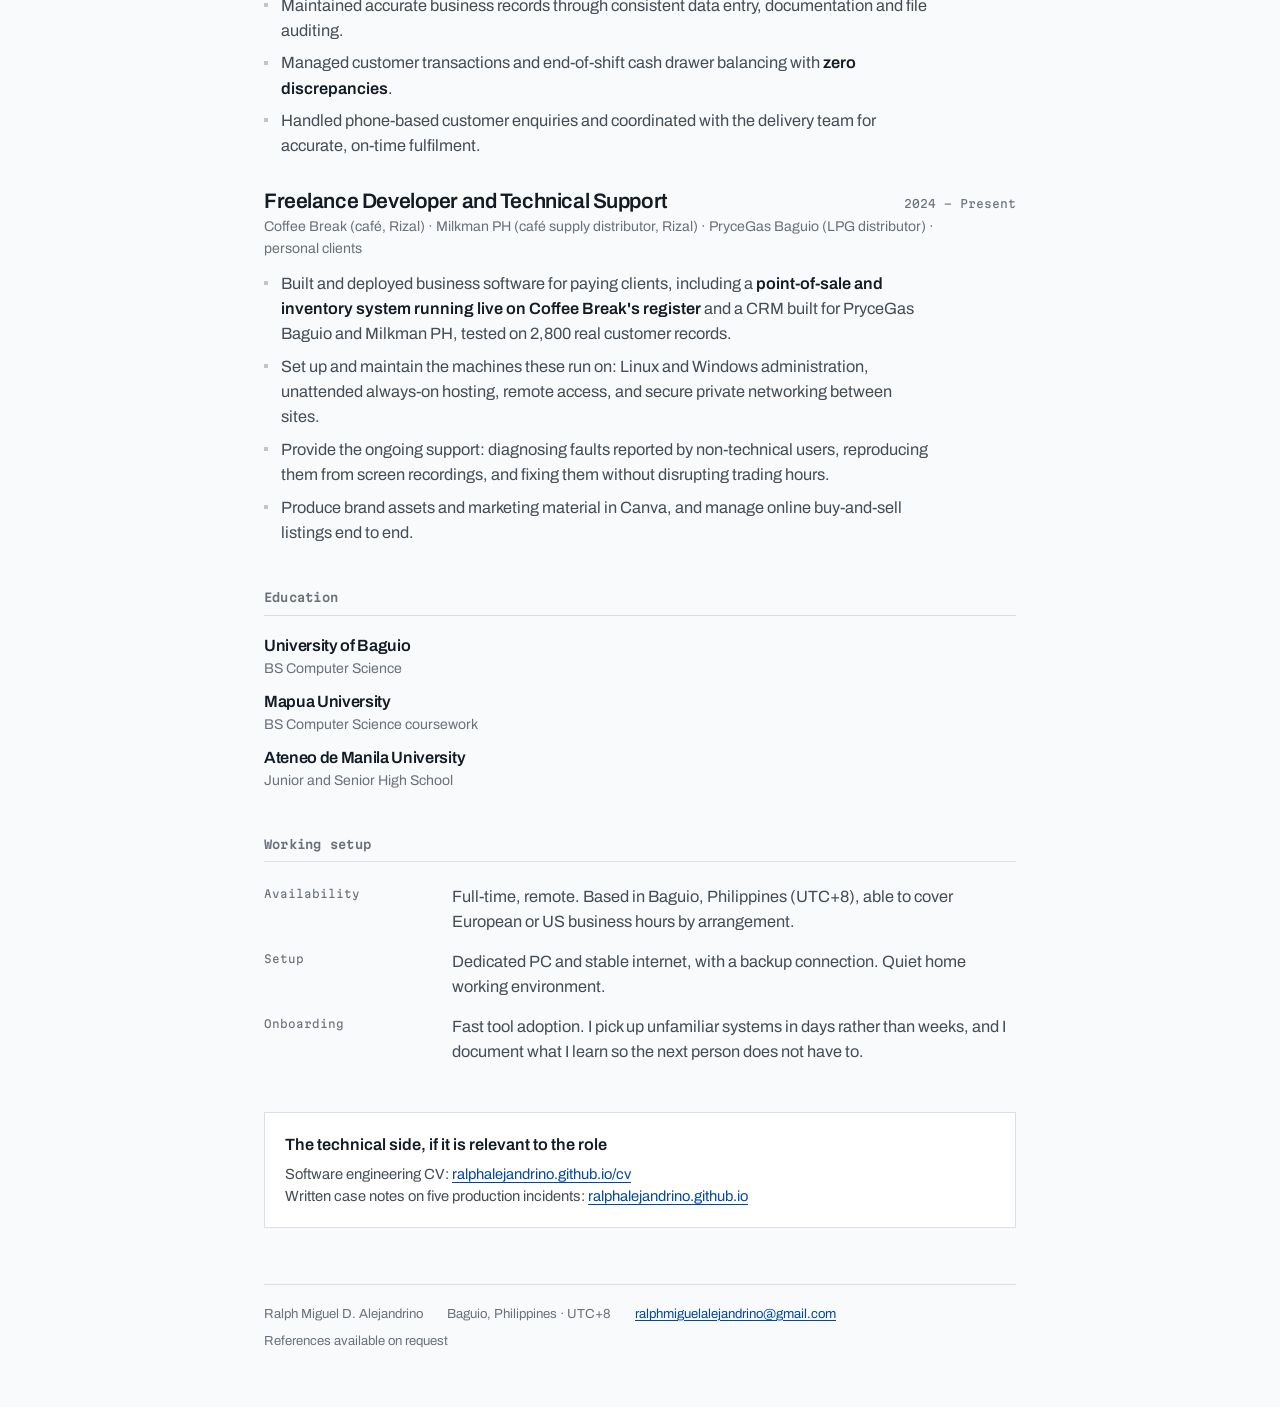
<file: cv/support/index.html>
<!doctype html>
<html lang="en">
<head>
<meta charset="utf-8">
<meta name="viewport" content="width=device-width, initial-scale=1">
<title>Ralph Miguel D. Alejandrino · Operations and Technical Support</title>
<meta name="description" content="Operations, admin and technical support with a developer's toolkit. Branch management, inventory, records and customer communication, plus the ability to build the tools.">
<meta name="color-scheme" content="light dark">
<meta property="og:title" content="Ralph Miguel D. Alejandrino · Operations and Technical Support">
<meta property="og:description" content="Operations, admin and technical support with a developer's toolkit.">
<link rel="preconnect" href="https://fonts.googleapis.com">
<link rel="preconnect" href="https://fonts.gstatic.com" crossorigin>
<link href="https://fonts.googleapis.com/css2?family=Archivo:wght@400;500;600;700&family=Martian+Mono:wght@400;600&display=swap" rel="stylesheet">
<link rel="stylesheet" href="../../assets/cv.css">
</head>
<body>
<div class="sheet">

  <header class="top">
    <h1>Ralph Miguel D. Alejandrino</h1>
    <p class="role">Operations &amp; Technical Support · Remote</p>
    <p class="reach">
      <span>Baguio, Philippines · UTC+8</span>
      <span class="print-only">+63 962 076 8627</span>
      <a href="mailto:ralphmiguelalejandrino@gmail.com">ralphmiguelalejandrino@gmail.com</a>
      <a href="https://github.com/ralphalejandrino">github.com/ralphalejandrino</a>
    </p>
  </header>

  <p class="summary">
    Six years running the day-to-day of small businesses: branch operations, inventory, cash
    handling, records and customer communication, with zero-discrepancy reconciliation as the
    standard I hold myself to. The difference from most support hires is that I also build
    software. When a task is repetitive I can automate it rather than do it a hundred more times,
    and when something technical breaks I can diagnose it instead of escalating it.
  </p>

  <section>
    <h2>What I cover</h2>
    <dl class="skills">
      <dt>Operations</dt>
      <dd>Branch and team coordination, daily workflow management, inventory and stock control, supplier and delivery coordination, operational reporting</dd>

      <dt>Finance admin</dt>
      <dd>Payment processing and deposits, cash drawer reconciliation, expense and delivery records, zero-discrepancy reporting</dd>

      <dt>Records</dt>
      <dd>Data entry, documentation, file auditing, document preparation, spreadsheet and database maintenance</dd>

      <dt>Customer</dt>
      <dd>Phone and written enquiries, complaint handling, service coordination, fluent written and spoken English</dd>

      <dt>Technical support</dt>
      <dd>Linux and Windows administration, hardware troubleshooting, remote access and networking setup, unattended machine provisioning</dd>

      <dt>Tooling</dt>
      <dd>Google Workspace, Microsoft Office, Trello, Slack, Zoom, Canva, plus Python scripting to automate the repetitive parts</dd>
    </dl>
  </section>

  <section>
    <h2>Experience</h2>
    <div class="roles">

      <article class="job">
        <div class="job-head">
          <h3>Contract Writer, AI Training Data</h3>
          <span class="when">2026</span>
        </div>
        <p class="org">Mercor · confidential client project</p>
        <ul>
          <li>Selected through Mercor, the expert marketplace for AI training work, to produce narrated, screen-recorded professional workflows as training data for a client's AI models.</li>
          <li>Set up and verified the macOS production environment to the client's specification (capture and accessibility tools, time tracking, developer tooling), working to a detailed handbook on quality, data licensing and privacy.</li>
        </ul>
      </article>

      <article class="job">
        <div class="job-head">
          <h3>Branch Manager</h3>
          <span class="when">2023 – 2026</span>
        </div>
        <p class="org">PryceGas · Baguio City Branch</p>
        <ul>
          <li>Ran full branch operations for an LPG distribution business: staff coordination, daily workflow, and performance monitoring.</li>
          <li>Managed inventory of LPG products and supplies, tracking stock levels and coordinating replenishment to reduce shortages.</li>
          <li>Processed and deposited payments for every delivery haul to the plant, maintaining financial records with <b>zero discrepancies</b>.</li>
          <li>Handled customer communications, complaints and service coordination to keep day-to-day operations running smoothly.</li>
          <li>Prepared operational reports and documentation in compliance with company standards.</li>
        </ul>
      </article>

      <article class="job">
        <div class="job-head">
          <h3>Operations Supervisor</h3>
          <span class="when">2020 – 2023</span>
        </div>
        <p class="org">The Baker's Warehouse</p>
        <ul>
          <li>Streamlined office workflows and reorganised processes to improve overall team efficiency.</li>
          <li>Maintained accurate business records through consistent data entry, documentation and file auditing.</li>
          <li>Managed customer transactions and end-of-shift cash drawer balancing with <b>zero discrepancies</b>.</li>
          <li>Handled phone-based customer enquiries and coordinated with the delivery team for accurate, on-time fulfilment.</li>
        </ul>
      </article>

      <article class="job">
        <div class="job-head">
          <h3>Freelance Developer and Technical Support</h3>
          <span class="when">2024 – Present</span>
        </div>
        <p class="org">Coffee Break (café, Rizal) · Milkman PH (café supply distributor, Rizal) · PryceGas Baguio (LPG distributor) · personal clients</p>
        <ul>
          <li>Built and deployed business software for paying clients, including a <b>point-of-sale and inventory system running live on Coffee Break's register</b> and a CRM built for PryceGas Baguio and Milkman PH, tested on 2,800 real customer records.</li>
          <li>Set up and maintain the machines these run on: Linux and Windows administration, unattended always-on hosting, remote access, and secure private networking between sites.</li>
          <li>Provide the ongoing support: diagnosing faults reported by non-technical users, reproducing them from screen recordings, and fixing them without disrupting trading hours.</li>
          <li>Produce brand assets and marketing material in Canva, and manage online buy-and-sell listings end to end.</li>
        </ul>
      </article>

    </div>
  </section>

  <section>
    <h2>Education</h2>
    <div class="edu">
      <div>
        <h3>University of Baguio</h3>
        <p>BS Computer Science</p>
      </div>
      <div>
        <h3>Mapua University</h3>
        <p>BS Computer Science coursework</p>
      </div>
      <div>
        <h3>Ateneo de Manila University</h3>
        <p>Junior and Senior High School</p>
      </div>
    </div>
  </section>

  <section>
    <h2>Working setup</h2>
    <dl class="skills">
      <dt>Availability</dt>
      <dd>Full-time, remote. Based in Baguio, Philippines (UTC+8), able to cover European or US business hours by arrangement.</dd>

      <dt>Setup</dt>
      <dd>Dedicated PC and stable internet, with a backup connection. Quiet home working environment.</dd>

      <dt>Onboarding</dt>
      <dd>Fast tool adoption. I pick up unfamiliar systems in days rather than weeks, and I document what I learn so the next person does not have to.</dd>
    </dl>
  </section>

  <aside class="pointer">
    <strong>The technical side, if it is relevant to the role</strong>
    <p>
      Software engineering CV: <a href="https://ralphalejandrino.github.io/cv/">ralphalejandrino.github.io/cv</a><br>
      Written case notes on five production incidents:
      <a href="https://ralphalejandrino.github.io/">ralphalejandrino.github.io</a>
    </p>
  </aside>

  <footer class="foot">
    <span>Ralph Miguel D. Alejandrino</span>
    <span>Baguio, Philippines · UTC+8</span>
    <a href="mailto:ralphmiguelalejandrino@gmail.com">ralphmiguelalejandrino@gmail.com</a>
    <span>References available on request</span>
  </footer>

</div>
</body>
</html>
</file>
<file: assets/cv.css>
/* Shared design system for the CV pages.
   Same tokens as the case-notes page so the site reads as one thing. */

*, *::before, *::after { box-sizing: border-box; }
html { -webkit-text-size-adjust: 100%; }
body, h1, h2, h3, h4, p, ul, ol, li, dl, dd, dt { margin: 0; padding: 0; }
ul, ol { list-style: none; }

:root {
  --bg:          oklch(0.985 0.002 250);
  --surface:     oklch(1 0 0);
  --ink:         oklch(0.22 0.021 252);
  --body:        oklch(0.415 0.019 252);
  --muted:       oklch(0.545 0.016 252);
  --rule:        oklch(0.905 0.008 252);
  --rule-strong: oklch(0.82 0.012 252);
  --signal:      oklch(0.505 0.185 256);
  --signal-ink:  oklch(0.42 0.17 256);
  --signal-weak: oklch(0.955 0.028 256);

  --f-sans: "Archivo", ui-sans-serif, system-ui, "Segoe UI", Roboto, sans-serif;
  --f-mono: "Martian Mono", ui-monospace, "Cascadia Mono", Menlo, Consolas, monospace;

  --step--1: clamp(0.78rem, 0.76rem + 0.10vw, 0.84rem);
  --step-0:  clamp(0.95rem, 0.93rem + 0.12vw, 1.02rem);
  --step-1:  clamp(1.15rem, 1.09rem + 0.28vw, 1.32rem);
  --step-2:  clamp(1.4rem, 1.28rem + 0.58vw, 1.72rem);
  --step-3:  clamp(1.85rem, 1.55rem + 1.45vw, 2.7rem);

  --gutter: clamp(1.15rem, 4vw, 2.5rem);
}

@media (prefers-color-scheme: dark) {
  :root {
    --bg:          oklch(0.188 0.017 255);
    --surface:     oklch(0.232 0.019 255);
    --ink:         oklch(0.955 0.006 255);
    --body:        oklch(0.805 0.012 255);
    --muted:       oklch(0.655 0.015 255);
    --rule:        oklch(0.318 0.019 255);
    --rule-strong: oklch(0.40 0.022 255);
    --signal:      oklch(0.755 0.145 255);
    --signal-ink:  oklch(0.80 0.14 255);
    --signal-weak: oklch(0.285 0.055 255);
  }
}

:root[data-theme="dark"] {
  --bg:          oklch(0.188 0.017 255);
  --surface:     oklch(0.232 0.019 255);
  --ink:         oklch(0.955 0.006 255);
  --body:        oklch(0.805 0.012 255);
  --muted:       oklch(0.655 0.015 255);
  --rule:        oklch(0.318 0.019 255);
  --rule-strong: oklch(0.40 0.022 255);
  --signal:      oklch(0.755 0.145 255);
  --signal-ink:  oklch(0.80 0.14 255);
  --signal-weak: oklch(0.285 0.055 255);
}

:root[data-theme="light"] {
  --bg:          oklch(0.985 0.002 250);
  --surface:     oklch(1 0 0);
  --ink:         oklch(0.22 0.021 252);
  --body:        oklch(0.415 0.019 252);
  --muted:       oklch(0.545 0.016 252);
  --rule:        oklch(0.905 0.008 252);
  --rule-strong: oklch(0.82 0.012 252);
  --signal:      oklch(0.505 0.185 256);
  --signal-ink:  oklch(0.42 0.17 256);
  --signal-weak: oklch(0.955 0.028 256);
}

body {
  background: var(--bg);
  color: var(--body);
  font-family: var(--f-sans);
  font-size: var(--step-0);
  line-height: 1.55;
  -webkit-font-smoothing: antialiased;
}

.sheet {
  max-width: 52rem;
  margin-inline: auto;
  padding: clamp(2.25rem, 6vw, 3.75rem) var(--gutter) 3.5rem;
}

a { color: var(--signal-ink); text-decoration-thickness: 1px; text-underline-offset: 0.18em; }
a:hover { color: var(--ink); }
a:focus-visible { outline: 2px solid var(--signal); outline-offset: 3px; border-radius: 1px; }

h1, h2, h3, h4 { color: var(--ink); line-height: 1.16; letter-spacing: -0.02em; text-wrap: balance; }
p { text-wrap: pretty; }

/* ---------- masthead ---------- */

.top { display: flex; flex-direction: column; gap: 0.55rem; padding-bottom: 1.4rem; border-bottom: 1px solid var(--rule-strong); }

.top h1 { font-size: var(--step-3); font-weight: 700; letter-spacing: -0.035em; }

.role {
  font-family: var(--f-mono); font-size: var(--step--1); font-weight: 600;
  color: var(--signal-ink); letter-spacing: 0.01em;
}

.reach {
  display: flex; flex-wrap: wrap; gap: 0.3rem 1.35rem;
  font-family: var(--f-mono); font-size: 0.72rem; color: var(--muted);
  margin-top: 0.4rem;
}

.summary { margin-top: 1.4rem; max-width: 68ch; font-size: var(--step-0); }

/* ---------- sections ---------- */

section { margin-top: clamp(2rem, 5vw, 2.9rem); }

section > h2 {
  font-size: 0.74rem;
  font-family: var(--f-mono);
  font-weight: 600;
  color: var(--muted);
  letter-spacing: 0.02em;
  padding-bottom: 0.6rem;
  margin-bottom: 1.35rem;
  border-bottom: 1px solid var(--rule);
}

/* ---------- systems (flagship work) ---------- */

.systems { display: grid; gap: 1.75rem; }
@media (min-width: 44rem) { .systems { grid-template-columns: 1fr 1fr; gap: 2.25rem; } }

.sys h3 { font-size: var(--step-1); font-weight: 600; }
.sys .what { font-family: var(--f-mono); font-size: 0.68rem; color: var(--muted); margin: 0.25rem 0 0.6rem; }
.sys p { max-width: 46ch; }
.sys .nums {
  margin-top: 0.7rem; font-family: var(--f-mono); font-size: 0.7rem;
  color: var(--muted); font-variant-numeric: tabular-nums; line-height: 1.7;
}
.sys .nums b { color: var(--signal-ink); font-weight: 600; }

/* ---------- experience ---------- */

.roles { display: flex; flex-direction: column; gap: 1.9rem; }

.job { break-inside: avoid; }

.job-head { display: flex; flex-wrap: wrap; gap: 0.15rem 1rem; align-items: baseline; margin-bottom: 0.15rem; }
.job-head h3 { font-size: var(--step-1); font-weight: 600; }
.job-head .when {
  font-family: var(--f-mono); font-size: 0.7rem; color: var(--muted);
  margin-left: auto; font-variant-numeric: tabular-nums; white-space: nowrap;
}
.job .org { font-size: 0.88rem; color: var(--muted); margin-bottom: 0.7rem; }

.job ul { display: flex; flex-direction: column; gap: 0.45rem; }
.job li { position: relative; padding-left: 1.05rem; max-width: 74ch; }
.job li::before {
  content: ""; position: absolute; left: 0; top: 0.62em;
  width: 4px; height: 4px; background: var(--rule-strong);
}
.job li b, strong { color: var(--ink); font-weight: 600; }

/* ---------- skills ---------- */

.skills { display: grid; gap: 0.9rem 2.25rem; }
@media (min-width: 40rem) { .skills { grid-template-columns: 9.5rem 1fr; } }

.skills dt {
  font-family: var(--f-mono); font-size: 0.68rem; color: var(--muted);
  padding-top: 0.16rem;
}
.skills dd { max-width: 62ch; }

/* ---------- education ---------- */

.edu { display: flex; flex-direction: column; gap: 0.85rem; }
.edu div { display: flex; flex-wrap: wrap; gap: 0.1rem 1rem; align-items: baseline; }
.edu h3 { font-size: var(--step-0); font-weight: 600; }
.edu .when { font-family: var(--f-mono); font-size: 0.7rem; color: var(--muted); margin-left: auto; font-variant-numeric: tabular-nums; }
.edu p { flex-basis: 100%; font-size: 0.88rem; color: var(--muted); }

/* ---------- callout to the case notes ---------- */

.pointer {
  margin-top: clamp(2.25rem, 5vw, 3rem);
  padding: 1.15rem 1.25rem;
  background: var(--surface); border: 1px solid var(--rule);
  display: flex; flex-direction: column; gap: 0.35rem;
}
.pointer strong { display: block; }
.pointer p { font-size: 0.92rem; max-width: 62ch; }

/* ---------- footer ---------- */

.foot {
  margin-top: clamp(2.5rem, 6vw, 3.5rem); padding-top: 1.2rem;
  border-top: 1px solid var(--rule);
  font-size: 0.82rem; color: var(--muted);
  display: flex; flex-wrap: wrap; gap: 0.4rem 1.5rem;
}

/* Screen hides it, print keeps it: the number belongs on an attached CV,
   not on a public indexable page. */
.print-only { display: none; }

/* ---------- print: this is a CV, it has to make a clean PDF ---------- */

@media print {
  :root {
    --bg: #fff; --surface: #fff;
    --ink: #111; --body: #222; --muted: #555;
    --rule: #ccc; --rule-strong: #999;
    --signal: #123; --signal-ink: #123; --signal-weak: #fff;
  }
  @page { margin: 12mm 13mm 13mm; }
  body { font-size: 9.4pt; line-height: 1.34; background: #fff; }
  .sheet { max-width: none; padding: 0; }
  a { color: #111; text-decoration: none; }
  section { margin-top: 10pt; break-inside: auto; }
  section > h2 { font-size: 7.4pt; margin-bottom: 6pt; padding-bottom: 3pt; break-after: avoid; }
  .job, .sys, .edu div { break-inside: avoid; }
  .roles { gap: 8.5pt; }
  .systems { gap: 10pt; grid-template-columns: 1fr 1fr; }
  .job ul { gap: 2.4pt; }
  .job li { padding-left: 8pt; max-width: none; }
  .job li::before { top: 0.55em; width: 3px; height: 3px; }
  .job .org { margin-bottom: 3.5pt; font-size: 8.4pt; }
  .skills { gap: 4.5pt 14pt; grid-template-columns: 7.5rem 1fr; }
  .skills dd, .sys p, .summary { max-width: none; }
  .summary { margin-top: 8pt; }
  .top { padding-bottom: 8pt; }
  .reach { font-size: 7.8pt; margin-top: 2pt; }
  .pointer { border: 1px solid #bbb; padding: 6pt 8pt; margin-top: 10pt; break-inside: avoid; }
  .foot { margin-top: 10pt; padding-top: 6pt; font-size: 7.8pt; }
  .top h1 { font-size: 19pt; }
  .job-head h3, .sys h3 { font-size: 10.5pt; }
  .sys .nums, .sys .what { font-size: 7.6pt; }
  .no-print { display: none !important; }
  .print-only { display: inline !important; }
}
</file>
